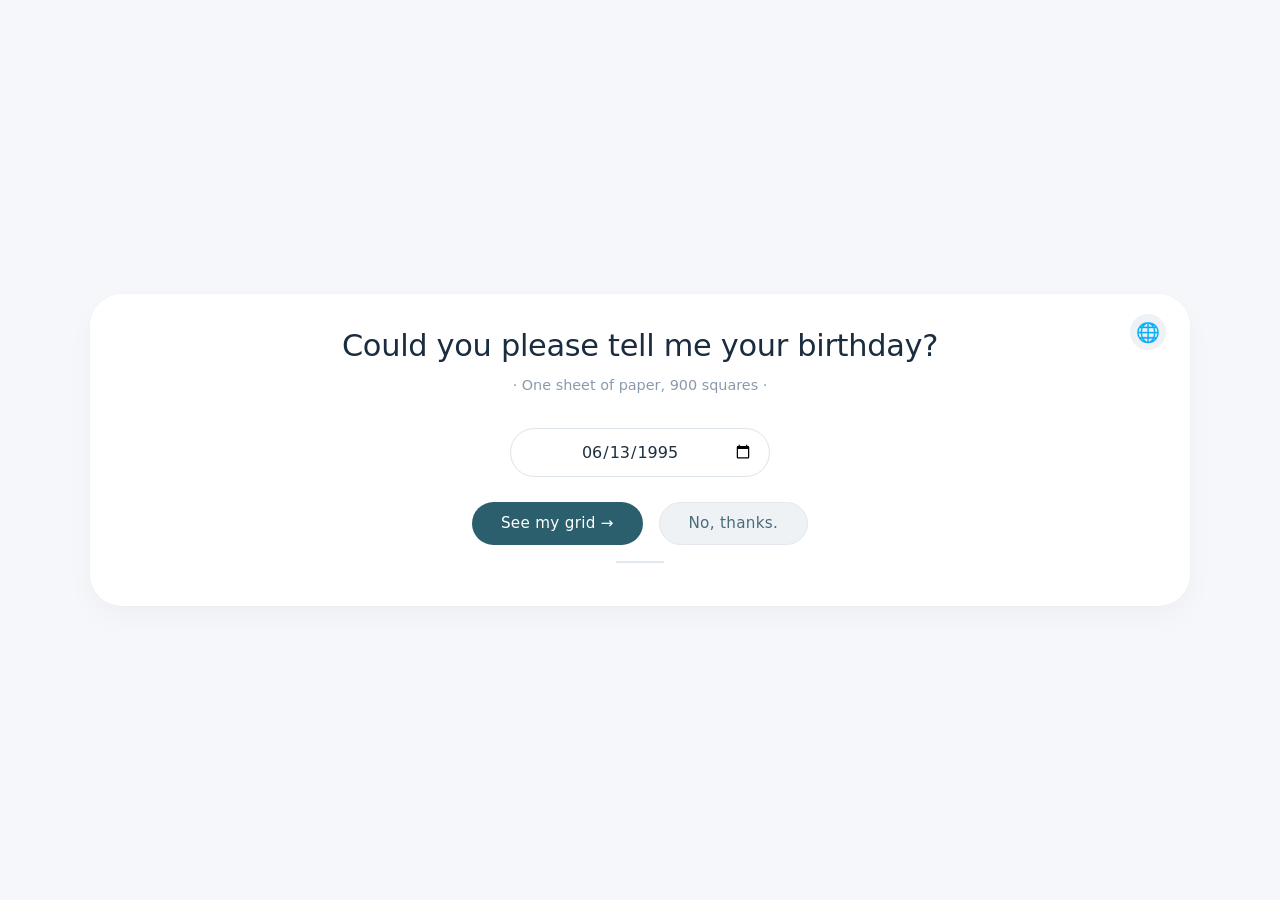
<file: index.html>
<!DOCTYPE html>
<html lang="en">
<head>
    <meta charset="UTF-8">
    <meta name="viewport" content="width=device-width, initial-scale=1.0, user-scalable=yes">
    <title>Life Grid · Start</title>
    <meta name="description" content="One sheet of paper, 900 squares: a simple reminder that a life is about 900 months. Enter your birthday and see how much of your grid is already filled.">
    <meta name="theme-color" content="#f5f7fb">
    <link rel="icon" href="favicon.svg" type="image/svg+xml">
    <link rel="stylesheet" href="css/common.css">
    <link rel="stylesheet" href="css/index.css">
</head>
<body>
<div class="container" id="appContainer">
    <button class="icon-btn lang-switch" id="langSwitchBtn" type="button"
            aria-label="Language / 语言" aria-haspopup="menu" aria-expanded="false">🌐</button>
    <div id="langMenu" class="lang-menu" role="menu" aria-label="Language" hidden>
        <button type="button" role="menuitemradio" data-lang="en" aria-checked="true">English</button>
        <button type="button" role="menuitemradio" data-lang="zh" aria-checked="false">中文</button>
    </div>
    <div class="title-section">
        <span class="title" id="titleText">Could you please tell me your birthday?</span>
        <div class="sub-note" id="subNoteText">· One sheet of paper, 900 squares ·</div>
    </div>
    <div class="input-section">
        <label class="sr-only" for="birthDate" id="birthDateLabel">Your birthday</label>
        <input class="date-input" id="birthDate" type="date" value="1995-06-13" autocomplete="bday">
        <div class="button-group">
            <input class="btn btn-primary" id="submitBtn" type="button" value="See my grid →">
            <input class="btn btn-secondary" id="skipBtn" type="button" value="No, thanks.">
        </div>
    </div>
    <div class="divider-light"></div>
</div>
<script src="js/common.js"></script>
<script src="js/index.js"></script>
</body>
</html>
</file>
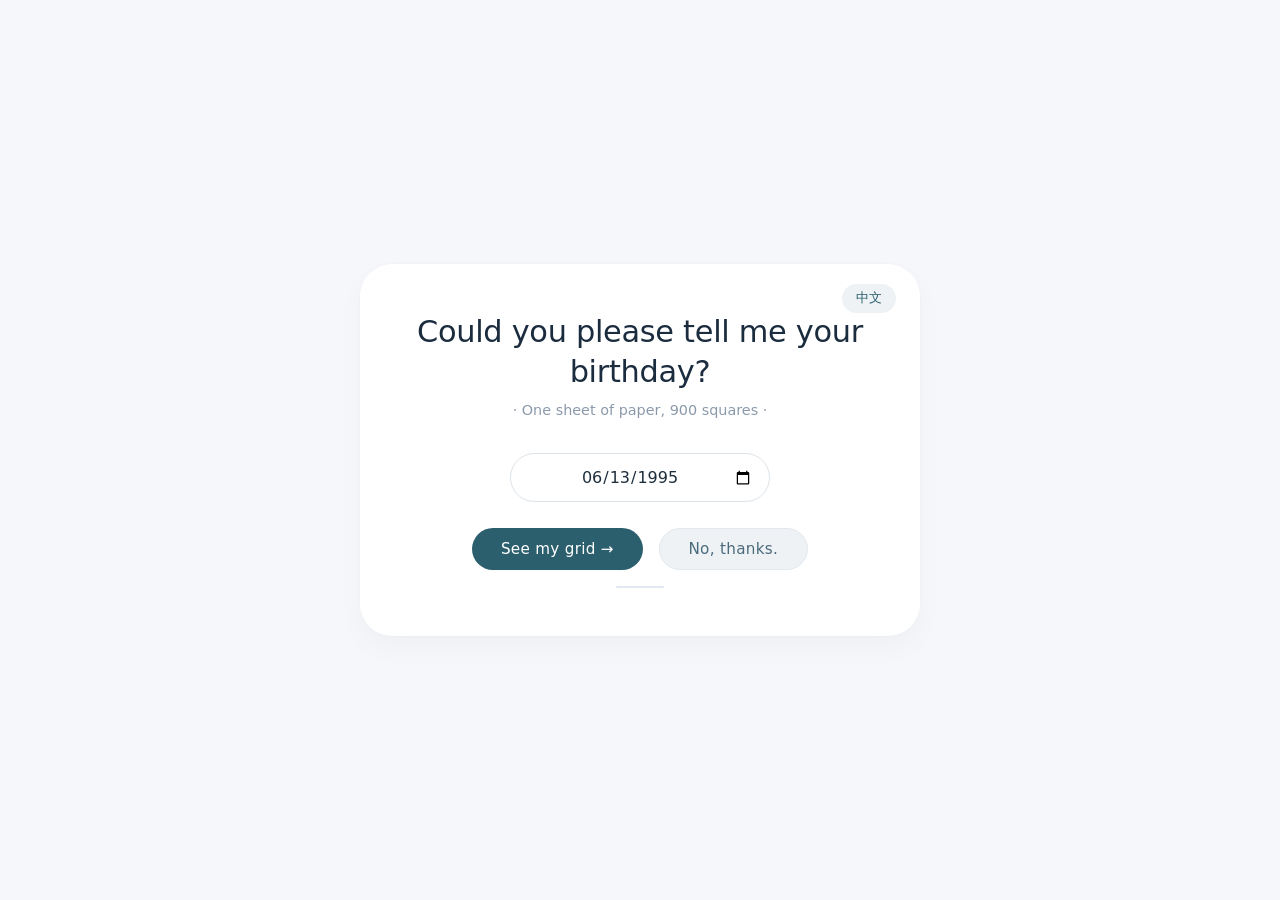
<file: test/index.html>
<!DOCTYPE html>
<html lang="en">

<head>
    <meta charset="UTF-8">
    <meta name="viewport" content="width=device-width, initial-scale=1.0, user-scalable=yes">
    <title>Life Grid · Start</title>
    <style>
        * {
            margin: 0;
            padding: 0;
            box-sizing: border-box;
            user-select: none;
        }

        body {
            background: #f5f7fb;
            font-family: system-ui, -apple-system, 'Segoe UI', 'Roboto', 'Noto Sans', sans-serif;
            min-height: 100vh;
            display: flex;
            align-items: center;
            justify-content: center;
            padding: 1.5rem;
            transition: background 0.3s;
        }

        /* 入场动画 */
        @keyframes fadeSlideUp {
            0% {
                opacity: 0;
                transform: translateY(24px) scale(0.98);
            }
            100% {
                opacity: 1;
                transform: translateY(0px) scale(1);
            }
        }

        /* 离场动画 */
        @keyframes fadeSlideDown {
            0% {
                opacity: 1;
                transform: translateY(0px) scale(1);
                pointer-events: none;
            }
            100% {
                opacity: 0;
                transform: translateY(30px) scale(0.96);
                pointer-events: none;
            }
        }

        .container {
            max-width: 560px;
            width: 100%;
            background: #ffffff;
            border-radius: 32px;
            box-shadow: 0 12px 28px rgba(0, 0, 0, 0.03), 0 0 0 1px rgba(0, 0, 0, 0.01);
            padding: 2.5rem 2rem 2.8rem;
            transition: all 0.2s ease;
            text-align: center;
            animation: fadeSlideUp 0.48s cubic-bezier(0.2, 0.9, 0.4, 1.1) forwards;
            position: relative;
        }

        .container.exit-animation {
            animation: fadeSlideDown 0.35s ease-in forwards;
        }

        /* 语言切换按钮 */
        .lang-switch {
            position: absolute;
            top: 20px;
            right: 24px;
            background: #eef2f5;
            border: none;
            padding: 6px 14px;
            border-radius: 40px;
            font-size: 0.8rem;
            cursor: pointer;
            color: #2c5f6e;
            font-weight: 500;
            transition: 0.2s;
            z-index: 10;
        }
        .lang-switch:hover {
            background: #e2e8ed;
            transform: translateY(-1px);
        }

        .title-section {
            width: 100%;
            text-align: center;
            margin-bottom: 2.2rem;
            margin-top: 0.5rem;
        }

        .title {
            display: block;
            font-size: 1.9rem;
            font-weight: 470;
            letter-spacing: -0.3px;
            color: #1a2c3e;
            line-height: 1.3;
        }

        .sub-note {
            font-size: 0.9rem;
            color: #8b9aab;
            margin-top: 0.7rem;
            font-weight: 400;
        }

        .input-section {
            width: 100%;
            text-align: center;
            display: flex;
            flex-direction: column;
            align-items: center;
            gap: 1.4rem;
            margin-top: 0.5rem;
        }

        .date-input {
            width: 100%;
            max-width: 260px;
            padding: 0.8rem 1rem;
            font-size: 1rem;
            font-family: inherit;
            border: 1px solid #dce3e9;
            border-radius: 48px;
            background-color: #ffffff;
            transition: 0.2s;
            text-align: center;
            color: #1e2f3d;
            outline: none;
        }

        .date-input:focus {
            border-color: #9aaebf;
            box-shadow: 0 0 0 2px rgba(90, 120, 140, 0.1);
        }

        .button-group {
            display: flex;
            flex-wrap: wrap;
            justify-content: center;
            gap: 1rem;
            width: 100%;
            margin-top: 0.2rem;
        }

        .btn {
            border: none;
            background: #f0f2f5;
            padding: 0.7rem 1.8rem;
            font-size: 0.95rem;
            font-weight: 500;
            border-radius: 60px;
            cursor: pointer;
            transition: 0.2s;
            font-family: inherit;
            color: #1f3a4b;
            letter-spacing: 0.3px;
        }

        .btn-primary {
            background-color: #2c5f6e;
            color: white;
            box-shadow: 0 1px 2px rgba(0, 0, 0, 0.02);
        }

        .btn-primary:hover {
            background-color: #1e4652;
            transform: translateY(-1px);
        }

        .btn-secondary {
            background-color: #eef2f5;
            color: #4b6a7c;
            border: 1px solid #e2e8ed;
        }

        .btn-secondary:hover {
            background-color: #e4e9ef;
        }

        .divider-light {
            width: 48px;
            height: 2px;
            background: #e2e8f0;
            margin: 1rem auto 0.2rem;
            border-radius: 2px;
        }

        /* 打印时隐藏语言切换按钮 */
        @media print {
            .lang-switch {
                display: none;
            }
        }
    </style>
</head>

<body>
<div class="container" id="appContainer">
    <button class="lang-switch" id="langSwitchBtn">中文</button>

    <div class="title-section">
        <span class="title" id="titleText">Could you please tell me your birthday?</span>
        <div class="sub-note" id="subNoteText">· One sheet of paper, 900 squares ·</div>
    </div>

    <div class="input-section">
        <input class="date-input" id="birthDate" type="date" value="1995-06-13" />
        <div class="button-group">
            <input class="btn btn-primary" id="submitBtn" type="button" value="See my grid →" />
            <input class="btn btn-secondary" id="skipBtn" type="button" value="No, thanks." />
        </div>
    </div>
    <div class="divider-light"></div>
</div>

<script>
    (function() {
        // ---------- 多语言文本库（可扩展） ----------
        const locales = {
            en: {
                title: "Could you please tell me your birthday?",
                subNote: "· One sheet of paper, 900 squares ·",
                submitBtn: "See my grid →",
                skipBtn: "No, thanks.",
                emptyBirthdayAlert: "🌸 Please enter your birthday to create your life grid.",
                invalidDateAlert: "📅 Invalid date. Please select a valid year/month/day."
            },
            zh: {
                title: "能告诉我你的生日吗？",
                subNote: "· 一张纸，九百格 ·",
                submitBtn: "查看我的人生格 →",
                skipBtn: "不了，谢谢",
                emptyBirthdayAlert: "🌸 请输入你的生日来创建你的人生格。",
                invalidDateAlert: "📅 日期无效，请选择有效的年月日。"
            }
        };

        let currentLang = 'en';
        const langSwitchBtn = document.getElementById('langSwitchBtn');

        // 获取需要动态更新的元素
        const titleEl = document.getElementById('titleText');
        const subNoteEl = document.getElementById('subNoteText');
        const submitBtn = document.getElementById('submitBtn');
        const skipBtn = document.getElementById('skipBtn');

        // 更新所有界面文本
        function updateUILanguage() {
            const t = locales[currentLang];
            titleEl.textContent = t.title;
            subNoteEl.textContent = t.subNote;
            submitBtn.value = t.submitBtn;
            skipBtn.value = t.skipBtn;
            langSwitchBtn.textContent = currentLang === 'en' ? '中文' : 'English';
        }

        function setLanguage(lang) {
            if (!locales[lang]) return;
            currentLang = lang;
            updateUILanguage();
            localStorage.setItem('lifeGridStartLang', lang);
        }

        function toggleLanguage() {
            const newLang = currentLang === 'en' ? 'zh' : 'en';
            setLanguage(newLang);
        }

        // ---------- 原有功能（保持不变，仅 alert 改用当前语言） ----------
        const dateInput = document.getElementById('birthDate');
        const container = document.getElementById('appContainer');
        let isTransitioning = false;

        function calculateMonthsLived(birthDateObj, today = new Date()) {
            if (!(birthDateObj instanceof Date) || isNaN(birthDateObj.getTime())) {
                return 0;
            }
            const birth = new Date(birthDateObj.getFullYear(), birthDateObj.getMonth(), birthDateObj.getDate());
            const now = new Date(today.getFullYear(), today.getMonth(), today.getDate());
            if (now < birth) return 0;
            let yearDiff = now.getFullYear() - birth.getFullYear();
            let monthDiff = now.getMonth() - birth.getMonth();
            let totalMonths = yearDiff * 12 + monthDiff;
            if (now.getDate() < birth.getDate()) totalMonths -= 1;
            if (totalMonths < 0) totalMonths = 0;
            const MAX_MONTHS = 900;
            if (totalMonths > MAX_MONTHS) totalMonths = MAX_MONTHS;
            return totalMonths;
        }

        function parseDateFromInput(dateString) {
            if (!dateString) return null;
            const parts = dateString.split('-');
            if (parts.length !== 3) return null;
            const year = parseInt(parts[0], 10);
            const month = parseInt(parts[1], 10) - 1;
            const day = parseInt(parts[2], 10);
            if (isNaN(year) || isNaN(month) || isNaN(day)) return null;
            return new Date(year, month, day);
        }

        function redirectWithExit(targetUrl) {
            if (isTransitioning) return;
            isTransitioning = true;
            container.classList.add('exit-animation');
            document.body.style.transition = 'background 0.2s';
            document.body.style.backgroundColor = '#f0f3f8';
            setTimeout(() => {
                window.location.href = targetUrl;
            }, 350);
        }

        function onSubmit() {
            if (isTransitioning) return;
            let rawDate = dateInput.value;
            if (!rawDate) {
                alert(locales[currentLang].emptyBirthdayAlert);
                return;
            }
            const birthDateObj = parseDateFromInput(rawDate);
            if (!birthDateObj) {
                alert(locales[currentLang].invalidDateAlert);
                return;
            }
            const today = new Date();
            const monthsLived = calculateMonthsLived(birthDateObj, today);
            const targetUrl = `./grid.html?monthsLived=${monthsLived}`;
            redirectWithExit(targetUrl);
        }

        function onSkip() {
            if (isTransitioning) return;
            const targetUrl = `./grid.html?monthsLived=-1`;
            redirectWithExit(targetUrl);
        }

        // 绑定事件
        const submitBtnEl = document.getElementById('submitBtn');
        const skipBtnEl = document.getElementById('skipBtn');
        if (submitBtnEl) submitBtnEl.addEventListener('click', onSubmit);
        if (skipBtnEl) skipBtnEl.addEventListener('click', onSkip);

        dateInput.addEventListener('keypress', function(event) {
            if (event.key === 'Enter') {
                event.preventDefault();
                onSubmit();
            }
        });

        window.addEventListener('pageshow', function() {
            isTransitioning = false;
            container.classList.remove('exit-animation');
            document.body.style.backgroundColor = '';
        });

        // 初始化语言
        const savedLang = localStorage.getItem('lifeGridStartLang');
        if (savedLang === 'zh') setLanguage('zh');
        else if (savedLang === 'en') setLanguage('en');
        else {
            const browserLang = navigator.language || navigator.userLanguage;
            if (browserLang.toLowerCase().startsWith('zh')) setLanguage('zh');
            else setLanguage('en');
        }

        // 语言切换按钮事件
        langSwitchBtn.addEventListener('click', toggleLanguage);
    })();
</script>
</body>

</html>
</file>
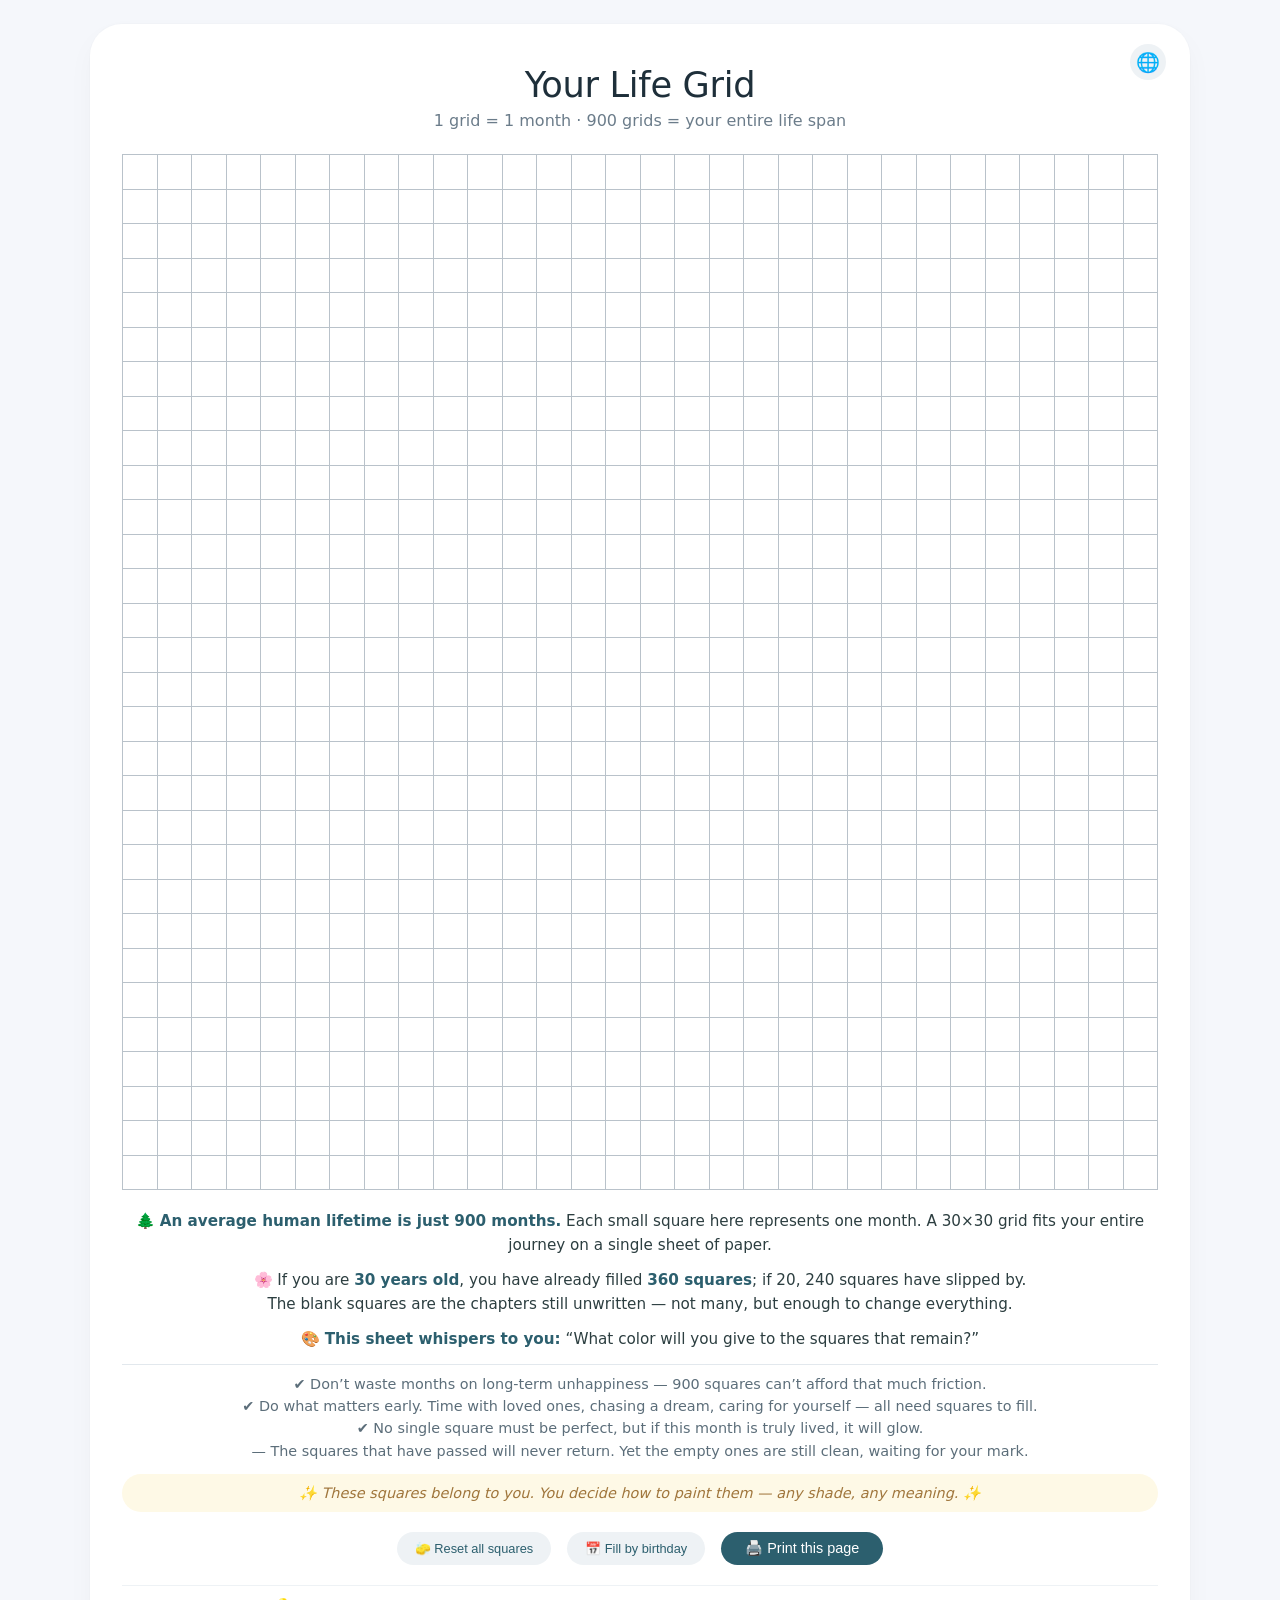
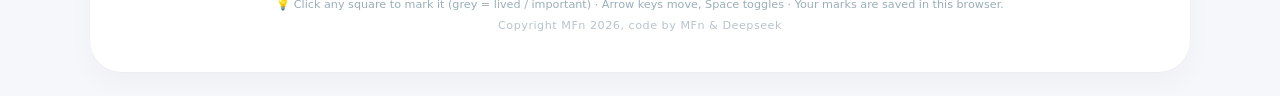
<file: grid.html>
<!DOCTYPE html>
<html lang="en">
<head>
    <meta charset="UTF-8">
    <meta name="viewport" content="width=device-width, initial-scale=1.0, user-scalable=yes">
    <title>Your Life Grid · 900 Months</title>
    <meta name="description" content="900 squares, one per month, on a single sheet of paper. Mark the months you have lived, print the grid, and decide what colour the blank squares deserve.">
    <meta name="theme-color" content="#f5f7fb">
    <link rel="icon" href="favicon.svg" type="image/svg+xml">
    <link rel="stylesheet" href="css/common.css">
    <link rel="stylesheet" href="css/grid.css">
</head>
<body>
<div class="container">
    <button class="icon-btn lang-switch" id="langSwitchBtn" type="button"
            aria-label="Language / 语言" aria-haspopup="menu" aria-expanded="false">🌐</button>
    <div id="langMenu" class="lang-menu" role="menu" aria-label="Language" hidden>
        <button type="button" role="menuitemradio" data-lang="en" aria-checked="true">English</button>
        <button type="button" role="menuitemradio" data-lang="zh" aria-checked="false">中文</button>
    </div>
    <div class="title-section">
        <span class="title" id="titleText">Your Life Grid</span>
        <span class="subtitle" id="subtitleText">1 grid = 1 month · 900 grids = your entire life span</span>
    </div>
    <div id="gridContainer" class="grid-container" role="group" aria-label="Your life grid"></div>
    <div class="message-box" id="messageBox"></div>
    <div class="screen-tools">
        <button class="screen-btn" id="resetColorsBtn" type="button">🧽 Reset all squares</button>
        <button class="screen-btn" id="fillByBirthdayBtn" type="button" aria-expanded="false" aria-controls="fillPanel">📅 Fill by birthday</button>
        <button class="print-btn" id="printBtn" type="button">🖨️ Print this page</button>
    </div>
    <div class="fill-panel" id="fillPanel" hidden>
        <label class="sr-only" for="fillBirthDate" id="fillBirthdayLabel">Your birthday</label>
        <input class="fill-input" id="fillBirthDate" type="date" autocomplete="bday">
        <button class="screen-btn" id="fillConfirmBtn" type="button">Fill</button>
        <button class="screen-btn" id="fillCancelBtn" type="button">Cancel</button>
    </div>
    <p class="sr-only" id="statusRegion" role="status" aria-live="polite"></p>
    <div class="footer-note" id="footerNote">💡 Click any square to mark it (grey = lived / important) · Print as A4 — everything fits on one sheet.</div>
    <div class="author-info" id="authorInfo">Copyright MFn 2026, code by MFn & Deepseek</div>
    <div class="watermark" id="watermarkText">Your Life Grid</div>
</div>
<script src="js/common.js"></script>
<script src="js/grid.js"></script>
</body>
</html>
</file>
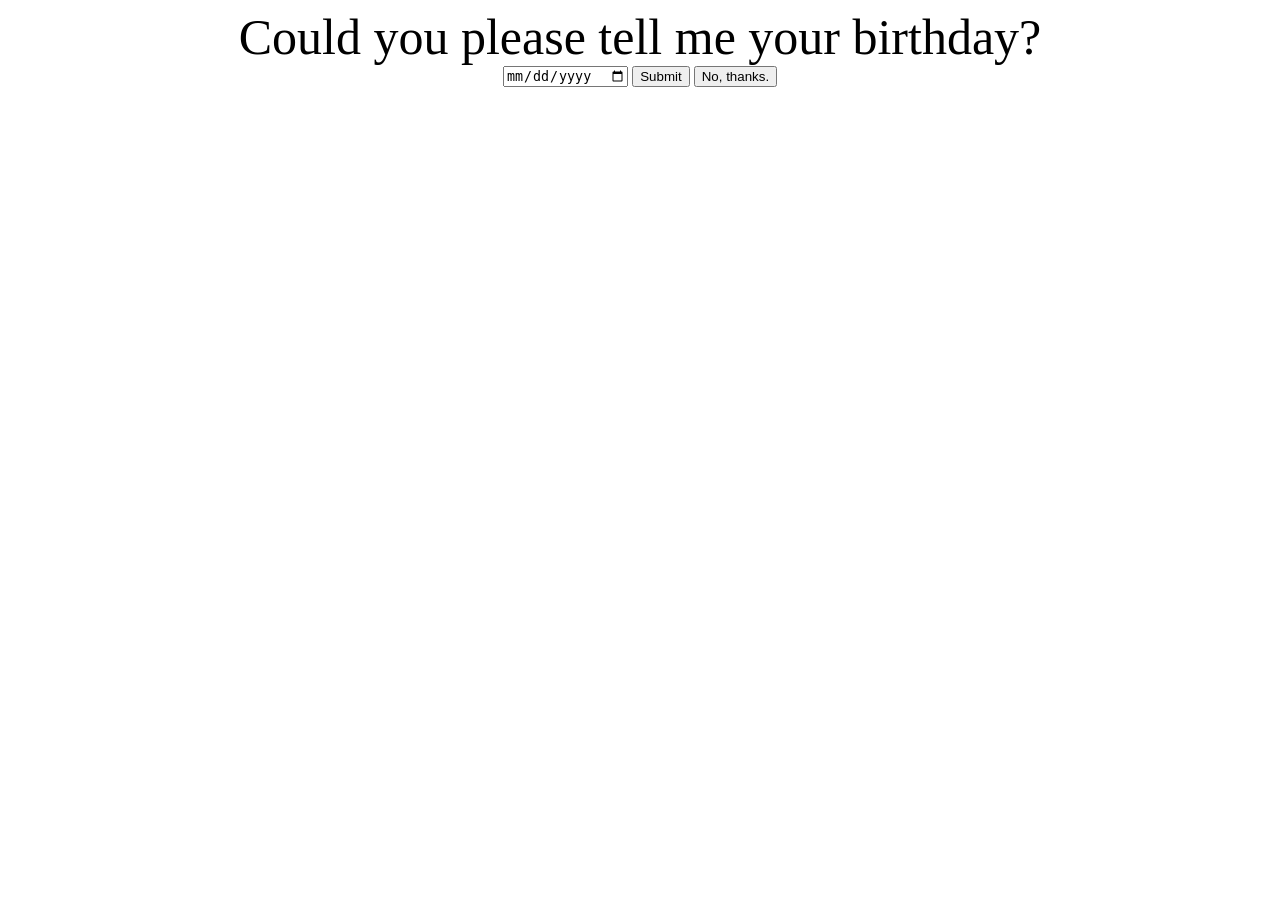
<file: test/carbonbasedhumanfailed.html>
<!DOCTYPE html>
<html lang="zh-hans">

<head>
    <meta charset="UTF-8">
    <meta name="viewport" content="width=device-width, initial-scale=1.0">
    <title>Your Life Grid</title>
    <style>
        .title-section {
            width: 100%;
            text-align: center;
        }

        span.title {
            display: block;
            font-size: 50px;
        }
        
        .input-section {
            width: 100%;
            text-align: center;
        }
        
    </style>
</head>

<body>
    <div class="container">
        <div class="title-section">
            <span class="title">Could you please tell me your birthday?</span>
        </div>
        <div class="input-section">
            <input class="date" id="date" type="date" />
            <input class="button" id="dateSubmit" type="button" value="Submit" />
            <input class="button" id="redirect" type="button" value="No, thanks." />
        </div>

    </div>

</body>

</html>
</file>
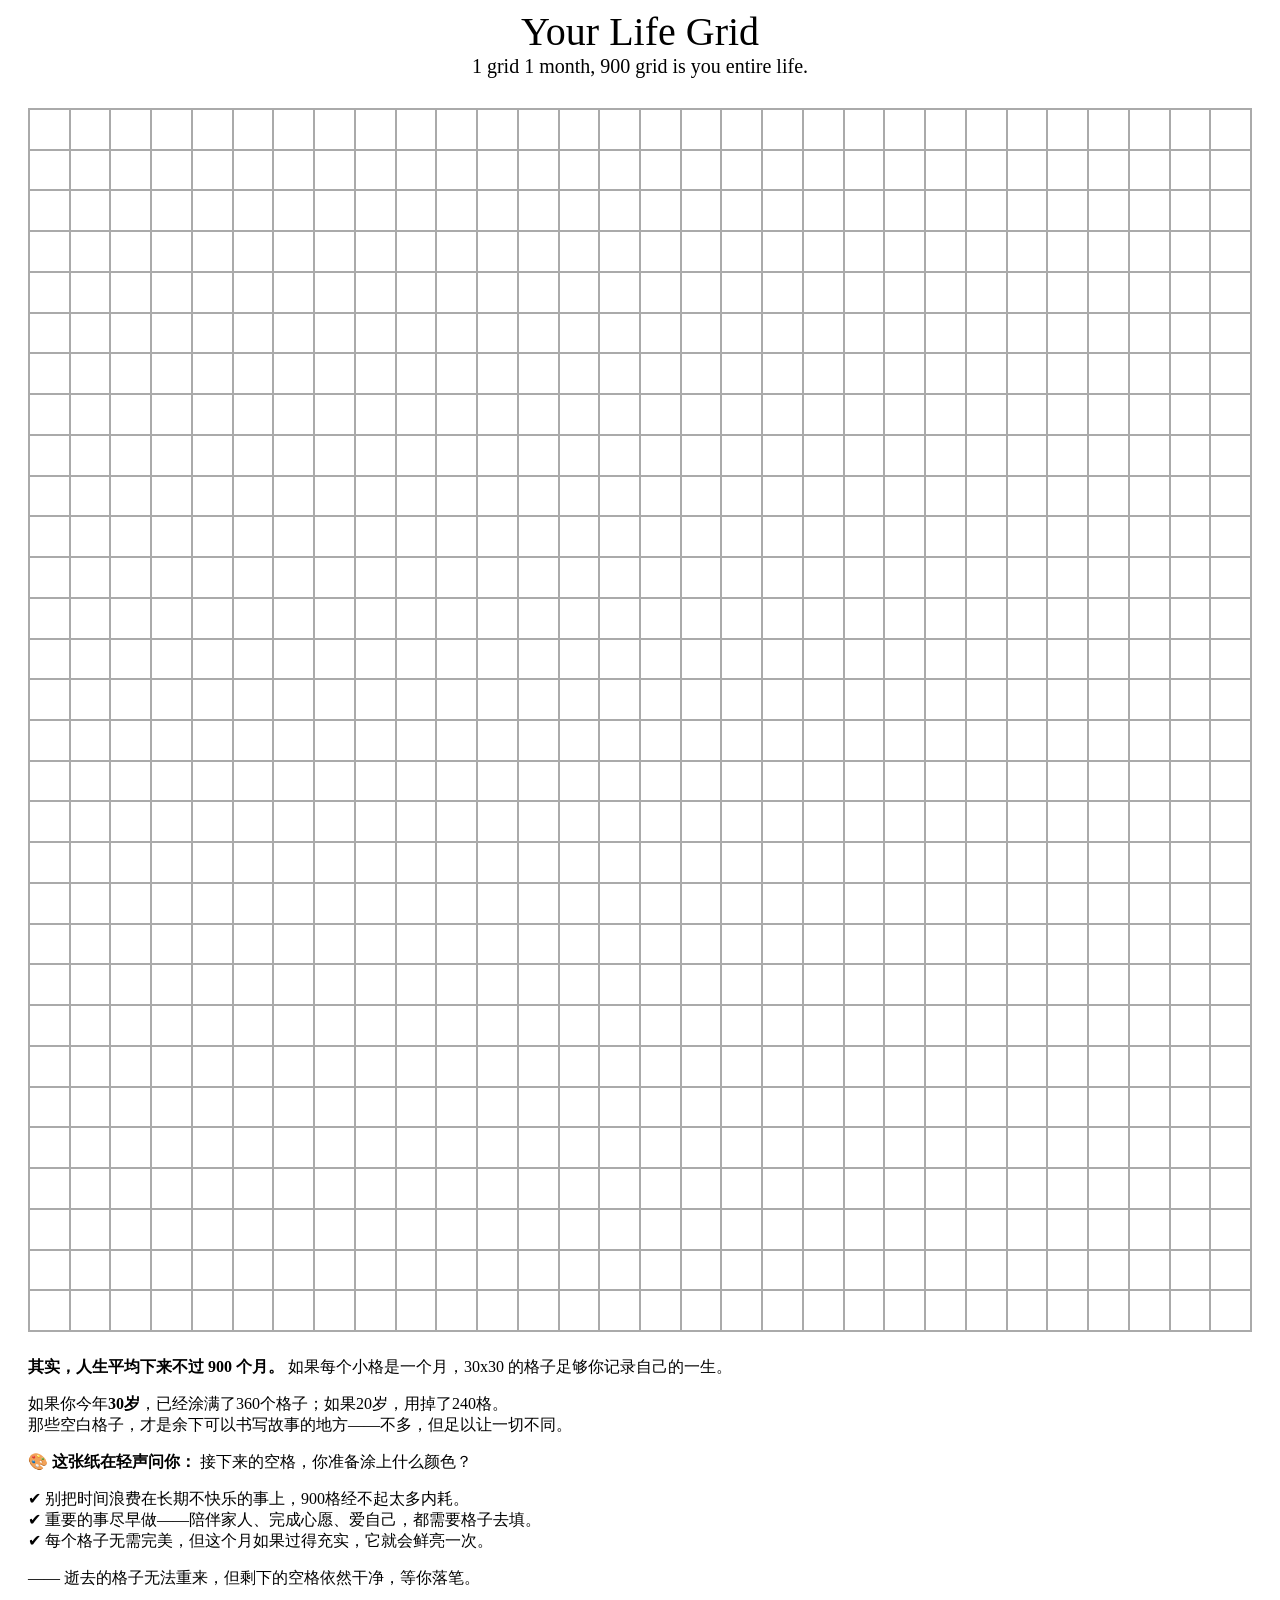
<file: test/carbonbasedhumanfailedgrid.html>
<!DOCTYPE html>
<html lang="zh-hans">

<head>
    <meta charset="UTF-8">
    <meta name="viewport" content="width=device-width, initial-scale=1.0">
    <title>Your Life Grid</title>
    <style>
        :root {
            --grid-line-width: 2px;
            --grid-line-color: #aaa;
        }

        .container {
            /* border: solid 5px #ccc;
            border-radius: 10px; */
            margin: 0 10px 10px 10px;
        }

        /* title section */
        .title-section {
            display: block;
            width: 100%;
            text-align: center;
            margin: 0;
            padding: 0 0 20px 0;
        }

        span.title {
            display: block;
            font-size: 40px;
        }

        span.subtitle {
            font-size: 20px;
        }

        /* Grid */
        .grid-container {
            display: grid;
            grid-template-columns: repeat(30, 1fr);
            border-top: var(--grid-line-width) solid var(--grid-line-color);
            border-left: var(--grid-line-width) solid var(--grid-line-color);
            margin: 10px 10px 25px 10px;
            background: white;
        }

        .cell {
            aspect-ratio: 1 / 1;
            border-right: var(--grid-line-width) solid var(--grid-line-color);
            border-bottom: var(--grid-line-width) solid var(--grid-line-color);
            transition: background 0.1s;
            background-color: white;
        }

        .cell:hover {
            background-color: #e2e4e8;
        }

        /* Message box */

        .message-box {
            margin: 0 10px 0 10px;
        }
    </style>
</head>

<body>
    <div class="container">
        <div class="title-section">
            <span class="title">Your Life Grid</span>
            <span class="subtitle">1 grid 1 month, 900 grid is you entire life.</span>
        </div>


        <div id="gridContainer" class="grid-container"></div>

        <div class="message-box">
            <p><strong>其实，人生平均下来不过 900 个月。</strong> 如果每个小格是一个月，30x30 的格子足够你记录自己的一生。</p>
            <p></p>如果你今年<strong>30岁</strong>，已经涂满了360个格子；如果20岁，用掉了240格。<br>
                那些空白格子，才是余下可以书写故事的地方——不多，但足以让一切不同。</p>
            <p>🎨 <strong>这张纸在轻声问你：</strong> 接下来的空格，你准备涂上什么颜色？</p>
            <p class="gray-quote">✔ 别把时间浪费在长期不快乐的事上，900格经不起太多内耗。<br>
                ✔ 重要的事尽早做——陪伴家人、完成心愿、爱自己，都需要格子去填。<br>
                ✔ 每个格子无需完美，但这个月如果过得充实，它就会鲜亮一次。</p>
            <p>—— 逝去的格子无法重来，但剩下的空格依然干净，等你落笔。</p>
        </div>
    </div>

    <script>
        const gridContainer = document.getElementById('gridContainer');
        const totalMonths = 900;

        function buildGrid() {
            gridContainer.innerHTML = '';
            for (i = 0; i < totalMonths; i++) {
                let cell = document.createElement('div');

                cell.className = 'cell';
                cell.setAttribute('data-month', i + 1);
                cell.title = `Month #${i + 1}`;

                gridContainer.appendChild(cell);
            }
        }

        buildGrid();

    </script>
</body>

</html>
</file>
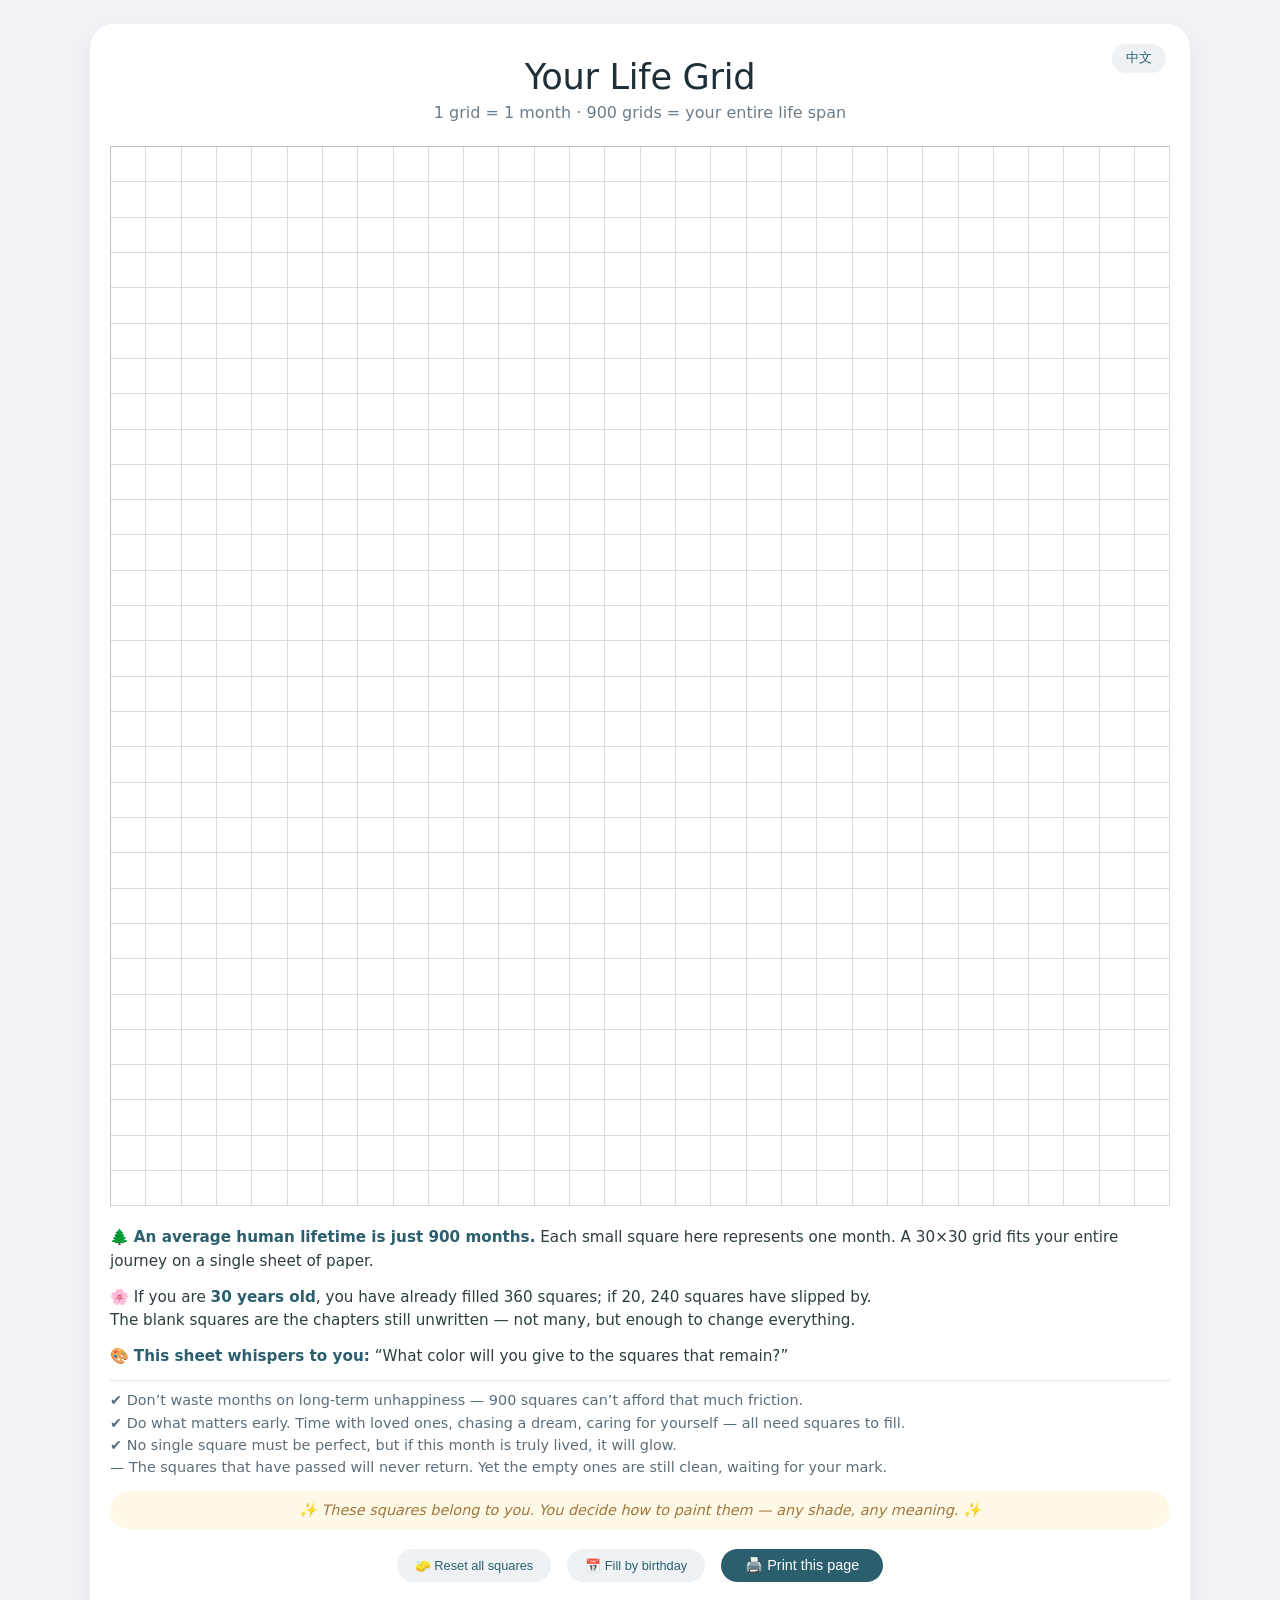
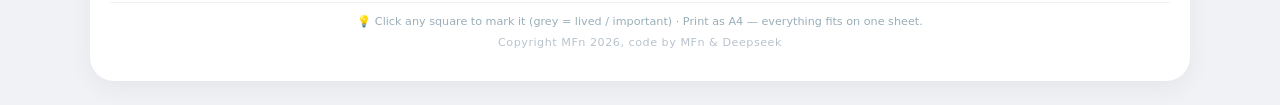
<file: test/grid.html>
<!DOCTYPE html>
<html lang="en">

<head>
    <meta charset="UTF-8">
    <meta name="viewport" content="width=device-width, initial-scale=1.0, user-scalable=yes">
    <title>Your Life Grid · 900 Months</title>
    <style>
        * {
            margin: 0;
            padding: 0;
            box-sizing: border-box;
        }

        /* 屏幕样式 */
        body {
            background: #f0f2f5;
            font-family: system-ui, -apple-system, 'Segoe UI', 'Roboto', 'Noto Sans', sans-serif;
            padding: 24px 20px;
            display: flex;
            justify-content: center;
        }

        .container {
            max-width: 1100px;
            width: 100%;
            background: white;
            border-radius: 24px;
            box-shadow: 0 8px 24px rgba(0, 0, 0, 0.05);
            padding: 24px 20px 32px 20px;
            animation: fadeSlideUp 0.5s cubic-bezier(0.2, 0.9, 0.4, 1.1) forwards;
            position: relative;
        }

        @keyframes fadeSlideUp {
            0% {
                opacity: 0;
                transform: translateY(18px);
            }
            100% {
                opacity: 1;
                transform: translateY(0);
            }
        }

        /* 语言切换按钮样式 */
        .lang-switch {
            position: absolute;
            top: 20px;
            right: 24px;
            background: #eef2f5;
            border: none;
            padding: 6px 14px;
            border-radius: 40px;
            font-size: 0.8rem;
            cursor: pointer;
            color: #2c5f6e;
            font-weight: 500;
            transition: 0.2s;
        }
        .lang-switch:hover {
            background: #e2e8ed;
            transform: translateY(-1px);
        }

        .title-section {
            text-align: center;
            margin-bottom: 24px;
            margin-top: 8px;
        }

        .title {
            display: block;
            font-size: 2.2rem;
            font-weight: 500;
            letter-spacing: -0.3px;
            color: #1e2f3a;
        }

        .subtitle {
            font-size: 1rem;
            color: #6b7c8a;
            margin-top: 6px;
            display: block;
        }

        .grid-container {
            display: grid;
            grid-template-columns: repeat(30, 1fr);
            border-top: 1px solid #b9c2ca;
            border-left: 1px solid #b9c2ca;
            margin: 16px 0 20px 0;
            background: white;
        }

        .cell {
            aspect-ratio: 1 / 1;
            border-right: 1px solid #d4dce2;
            border-bottom: 1px solid #d4dce2;
            transition: background 0.1s ease, transform 0.1s ease;
            background-color: white;
            cursor: pointer;
        }

        .cell.lived {
            background-color: #d9e0e5;
        }

        .cell:hover {
            background-color: #eef2f5;
            transform: scale(0.98);
        }

        .message-box {
            margin-top: 8px;
            line-height: 1.55;
            color: #2c3e40;
            font-size: 0.95rem;
        }

        .message-box p {
            margin-bottom: 12px;
        }

        .message-box strong {
            color: #2c5f6e;
        }

        .gray-quote {
            margin-top: 8px;
            padding-top: 8px;
            border-top: 1px solid #e2e8ed;
            font-size: 0.9rem;
            color: #5c6e7a;
        }

        .personal-note {
            margin-top: 12px;
            font-style: italic;
            background: #fef9e6;
            padding: 8px 12px;
            border-radius: 20px;
            font-size: 0.9rem;
            color: #a0763c;
            text-align: center;
        }

        .footer-note {
            text-align: center;
            font-size: 0.7rem;
            color: #9aaeb9;
            margin-top: 20px;
            border-top: 1px solid #eef2f5;
            padding-top: 12px;
        }

        .author-info {
            text-align: center;
            font-size: 0.7rem;
            color: #b9c3cc;
            margin-top: 8px;
            letter-spacing: 0.5px;
        }

        .watermark {
            display: none;
        }

        .screen-tools {
            display: flex;
            justify-content: center;
            gap: 16px;
            margin-top: 20px;
            flex-wrap: wrap;
        }

        .screen-btn {
            background: #eef2f5;
            border: none;
            padding: 6px 18px;
            border-radius: 60px;
            font-size: 0.8rem;
            cursor: pointer;
            color: #2c5f6e;
            font-weight: 500;
            transition: 0.2s;
        }

        .screen-btn:hover {
            background: #e2e8ed;
            transform: translateY(-1px);
        }

        .print-btn {
            background: #2c5f6e;
            color: white;
            border: none;
            padding: 8px 24px;
            border-radius: 60px;
            font-size: 0.9rem;
            font-weight: 500;
            cursor: pointer;
            transition: 0.2s;
        }

        .print-btn:hover {
            background: #1e4652;
            transform: translateY(-1px);
        }

        .print-clicked {
            animation: pulse 0.3s ease-in-out;
        }

        @keyframes pulse {
            0% { transform: scale(1); }
            50% { transform: scale(1.08); background-color: #1e4652; }
            100% { transform: scale(1); }
        }

        /* ========== 打印样式 ========== */
        @media print {
            body {
                background: white;
                padding: 0;
                margin: 0;
            }

            .container {
                max-width: 100%;
                margin: 0;
                padding: 0.2in 0.15in 0.1in 0.15in;
                box-shadow: none;
                border-radius: 0;
                animation: none;
                position: relative;
            }

            .lang-switch, .screen-tools, .footer-note, .author-info {
                display: none;
            }

            .watermark {
                display: block;
                position: absolute;
                bottom: 8px;
                right: 12px;
                font-size: 11px;
                color: rgba(100, 100, 120, 0.2);
                font-family: monospace;
                transform: rotate(-12deg);
                pointer-events: none;
                z-index: 999;
                white-space: nowrap;
                font-weight: normal;
                letter-spacing: 1px;
            }

            .title-section {
                margin-bottom: 16px !important;
            }

            .cell.lived {
                background-color: #d9e0e5 !important;
                -webkit-print-color-adjust: exact;
                print-color-adjust: exact;
            }

            .cell {
                border-right: 0.5px solid #aaa;
                border-bottom: 0.5px solid #aaa;
            }

            .grid-container {
                border-top: 0.5px solid #aaa;
                border-left: 0.5px solid #aaa;
                margin: 8px 0 12px 0;
            }

            .message-box {
                font-size: 9.5pt;
                line-height: 1.4;
                margin-top: 4px;
            }

            .message-box p {
                margin-bottom: 6px;
            }

            .gray-quote {
                font-size: 9pt;
                margin-top: 4px;
                padding-top: 4px;
            }

            .personal-note {
                font-size: 9pt;
                background: none;
                padding: 4px 0;
                border: none;
                color: #555;
            }

            .title {
                font-size: 20pt;
            }

            .subtitle {
                font-size: 10pt;
            }

            .container, .grid-container, .message-box {
                break-inside: avoid;
                page-break-inside: avoid;
            }

            @page {
                size: A4;
                margin: 0.3in 0.25in;
            }

            body, .container {
                height: auto;
                page-break-after: avoid;
                page-break-before: avoid;
            }
        }
    </style>
</head>

<body>
<div class="container">
    <button class="lang-switch" id="langSwitchBtn">中文</button>

    <div class="title-section">
        <span class="title" id="titleText">Your Life Grid</span>
        <span class="subtitle" id="subtitleText">1 grid = 1 month · 900 grids = your entire life span</span>
    </div>

    <div id="gridContainer" class="grid-container"></div>

    <div class="message-box" id="messageBox">
        <!-- 动态填充内容 -->
    </div>

    <div class="screen-tools">
        <button class="screen-btn" id="resetColorsBtn">🧽 Reset all squares</button>
        <button class="screen-btn" id="fillByBirthdayBtn">📅 Fill by birthday</button>
        <button class="print-btn" id="printBtn">🖨️ Print this page</button>
    </div>
    <div class="footer-note" id="footerNote">
        💡 Click any square to mark it (grey = lived / important) · Print as A4 — everything fits on one sheet.
    </div>
    <div class="author-info" id="authorInfo">
        Copyright MFn 2026, code by MFn & Deepseek
    </div>

    <div class="watermark" id="watermarkText">Your Life Grid</div>
</div>

<script>
    (function() {
        // ---------- 多语言文本库（可扩展） ----------
        const locales = {
            en: {
                title: "Your Life Grid",
                subtitle: "1 grid = 1 month · 900 grids = your entire life span",
                msgPara1: "🌲 <strong>An average human lifetime is just 900 months.</strong> Each small square here represents one month. A 30×30 grid fits your entire journey on a single sheet of paper.",
                msgPara2: "🌸 If you are <strong>30 years old</strong>, you have already filled 360 squares; if 20, 240 squares have slipped by.<br>The blank squares are the chapters still unwritten — not many, but enough to change everything.",
                msgPara3: "🎨 <strong>This sheet whispers to you:</strong> “What color will you give to the squares that remain?”",
                quote: "✔ Don’t waste months on long‑term unhappiness — 900 squares can’t afford that much friction.<br>✔ Do what matters early. Time with loved ones, chasing a dream, caring for yourself — all need squares to fill.<br>✔ No single square must be perfect, but if this month is truly lived, it will glow.<br>— The squares that have passed will never return. Yet the empty ones are still clean, waiting for your mark.",
                personalNote: "✨ These squares belong to you. You decide how to paint them — any shade, any meaning. ✨",
                resetBtn: "🧽 Reset all squares",
                fillBtn: "📅 Fill by birthday",
                printBtn: "🖨️ Print this page",
                footerNote: "💡 Click any square to mark it (grey = lived / important) · Print as A4 — everything fits on one sheet.",
                authorInfo: "Copyright MFn 2026, code by MFn & Deepseek",
                watermark: "Your Life Grid",
                promptBirthday: "Enter your birth date (YYYY-MM-DD):",
                invalidDate: "Invalid date format. Please use YYYY-MM-DD (e.g., 1995-06-13).",
                filledMsg: (months) => `Filled ${months} squares based on your birthday.\nRemaining empty squares: ${900 - months}`
            },
            zh: {
                title: "人生格",
                subtitle: "1 格 = 1 个月 · 900 格 = 你的整个生命跨度",
                msgPara1: "🌲 <strong>人的平均寿命只有 900 个月。</strong> 每个小格代表一个月，一张 30×30 的方格纸就能装下你的一生。",
                msgPara2: "🌸 如果你 <strong>30 岁</strong>，你已经涂满了 360 格；如果 20 岁，240 格已悄然流逝。<br>剩下的空白格子，是尚未书写的章节——不算多，却足以改变一切。",
                msgPara3: "🎨 <strong>这张纸轻声问你：</strong> “剩下的空格，你准备涂上什么颜色？”",
                quote: "✔ 别把时间浪费在长期不快乐的事上——900 格经不起太多内耗。<br>✔ 重要的事尽早做：陪伴家人、追逐梦想、照顾自己，都需要格子来填。<br>✔ 每个格子不必完美，但只要这个月真正活过，它就会发光。<br>—— 逝去的格子无法重来，但空白的格子依然干净，等你落笔。",
                personalNote: "✨ 这些格子属于你。你想涂成什么样子、什么颜色，都由你决定。 ✨",
                resetBtn: "🧽 重置所有格子",
                fillBtn: "📅 根据生日填充",
                printBtn: "🖨️ 打印本页",
                footerNote: "💡 点击任意格子可标记（灰色 = 已度过 / 重要）· 打印为 A4 — 所有内容刚好一页",
                authorInfo: "版权所有 MFn 2026，代码：MFn & Deepseek",
                watermark: "人生格",
                promptBirthday: "请输入你的出生日期 (YYYY-MM-DD)：",
                invalidDate: "日期格式无效，请使用 YYYY-MM-DD（例如 1995-06-13）。",
                filledMsg: (months) => `已根据生日填充 ${months} 个格子。\n剩余空白格子：${900 - months}`
            }
        };

        let currentLang = 'en';   // 当前语言
        const langSwitchBtn = document.getElementById('langSwitchBtn');

        // 获取需要更新的元素
        const titleEl = document.getElementById('titleText');
        const subtitleEl = document.getElementById('subtitleText');
        const messageBox = document.getElementById('messageBox');
        const resetBtn = document.getElementById('resetColorsBtn');
        const fillBirthdayBtn = document.getElementById('fillByBirthdayBtn');
        const printBtn = document.getElementById('printBtn');
        const footerNoteEl = document.getElementById('footerNote');
        const authorInfoEl = document.getElementById('authorInfo');
        const watermarkEl = document.getElementById('watermarkText');

        // 更新所有文本
        function updateUILanguage() {
            const t = locales[currentLang];
            titleEl.textContent = t.title;
            subtitleEl.textContent = t.subtitle;
            // 重建 message-box 内容
            messageBox.innerHTML = `
                <p>${t.msgPara1}</p>
                <p>${t.msgPara2}</p>
                <p>${t.msgPara3}</p>
                <div class="gray-quote">${t.quote}</div>
                <div class="personal-note">${t.personalNote}</div>
            `;
            resetBtn.textContent = t.resetBtn;
            fillBirthdayBtn.textContent = t.fillBtn;
            printBtn.textContent = t.printBtn;
            footerNoteEl.textContent = t.footerNote;
            authorInfoEl.textContent = t.authorInfo;
            watermarkEl.textContent = t.watermark;
            // 切换按钮文字
            langSwitchBtn.textContent = currentLang === 'en' ? '中文' : 'English';
        }

        // 切换语言
        function setLanguage(lang) {
            if (!locales[lang]) return;
            currentLang = lang;
            updateUILanguage();
            localStorage.setItem('lifeGridLang', lang);
        }

        function toggleLanguage() {
            const newLang = currentLang === 'en' ? 'zh' : 'en';
            setLanguage(newLang);
        }

        // ---------- 原有核心功能（不变） ----------
        const TOTAL_MONTHS = 900;
        const gridContainer = document.getElementById('gridContainer');
        let cells = [];

        function getMonthsLivedFromURL() {
            const params = new URLSearchParams(window.location.search);
            const val = params.get('monthsLived');
            if (val === null) return -1;
            const num = parseInt(val, 10);
            if (isNaN(num)) return -1;
            return num;
        }

        function calculateMonthsLived(birthDateObj, today = new Date()) {
            if (!(birthDateObj instanceof Date) || isNaN(birthDateObj.getTime())) return 0;
            const birth = new Date(birthDateObj.getFullYear(), birthDateObj.getMonth(), birthDateObj.getDate());
            const now = new Date(today.getFullYear(), today.getMonth(), today.getDate());
            if (now < birth) return 0;
            let yearDiff = now.getFullYear() - birth.getFullYear();
            let monthDiff = now.getMonth() - birth.getMonth();
            let totalMonths = yearDiff * 12 + monthDiff;
            if (now.getDate() < birth.getDate()) totalMonths -= 1;
            if (totalMonths < 0) totalMonths = 0;
            return Math.min(totalMonths, TOTAL_MONTHS);
        }

        function parseDateFromInput(dateString) {
            if (!dateString) return null;
            const parts = dateString.split('-');
            if (parts.length !== 3) return null;
            const year = parseInt(parts[0], 10);
            const month = parseInt(parts[1], 10) - 1;
            const day = parseInt(parts[2], 10);
            if (isNaN(year) || isNaN(month) || isNaN(day)) return null;
            return new Date(year, month, day);
        }

        function buildGrid() {
            gridContainer.innerHTML = '';
            const fragment = document.createDocumentFragment();
            for (let i = 0; i < TOTAL_MONTHS; i++) {
                const cell = document.createElement('div');
                cell.className = 'cell';
                cell.setAttribute('data-month', i + 1);
                cell.title = `Month ${i + 1}`;
                fragment.appendChild(cell);
            }
            gridContainer.appendChild(fragment);
            cells = Array.from(document.querySelectorAll('.cell'));
        }

        function fillCells(startIdx, endIdx, addClass = true) {
            for (let i = startIdx; i < endIdx && i < TOTAL_MONTHS; i++) {
                if (addClass) cells[i].classList.add('lived');
                else cells[i].classList.remove('lived');
            }
        }

        function resetAllColors() {
            cells.forEach(cell => cell.classList.remove('lived'));
        }

        function fillByBirthday() {
            const t = locales[currentLang];
            let birthdayStr = prompt(t.promptBirthday, '1990-01-01');
            if (!birthdayStr) return;
            const birthDate = parseDateFromInput(birthdayStr);
            if (!birthDate) {
                alert(t.invalidDate);
                return;
            }
            const monthsLived = calculateMonthsLived(birthDate);
            resetAllColors();
            fillCells(0, monthsLived, true);
            alert(t.filledMsg(monthsLived));
        }

        function bindClickToCells() {
            cells.forEach(cell => {
                cell.addEventListener('click', (e) => {
                    e.stopPropagation();
                    cell.classList.toggle('lived');
                });
            });
        }

        function addPrintAnimation() {
            if (printBtn) {
                printBtn.addEventListener('click', function(e) {
                    this.classList.add('print-clicked');
                    setTimeout(() => this.classList.remove('print-clicked'), 300);
                    setTimeout(() => window.print(), 50);
                });
            }
        }

        // ---------- 初始化 ----------
        function init() {
            buildGrid();
            bindClickToCells();

            // 读取保存的语言设置
            const savedLang = localStorage.getItem('lifeGridLang');
            if (savedLang === 'zh') setLanguage('zh');
            else if (savedLang === 'en') setLanguage('en');
            else {
                // 根据浏览器语言自动选择
                const browserLang = navigator.language || navigator.userLanguage;
                if (browserLang.toLowerCase().startsWith('zh')) setLanguage('zh');
                else setLanguage('en');
            }

            // URL 参数填充
            const initialMonths = getMonthsLivedFromURL();
            if (initialMonths !== -1 && !isNaN(initialMonths) && initialMonths > 0) {
                const monthsToFill = Math.min(initialMonths, TOTAL_MONTHS);
                fillCells(0, monthsToFill, true);
            }

            // 事件绑定
            const resetBtnEl = document.getElementById('resetColorsBtn');
            const fillBirthdayBtnEl = document.getElementById('fillByBirthdayBtn');
            if (resetBtnEl) resetBtnEl.addEventListener('click', resetAllColors);
            if (fillBirthdayBtnEl) fillBirthdayBtnEl.addEventListener('click', fillByBirthday);
            addPrintAnimation();
            langSwitchBtn.addEventListener('click', toggleLanguage);
        }

        init();
    })();
</script>
</body>

</html>
</file>
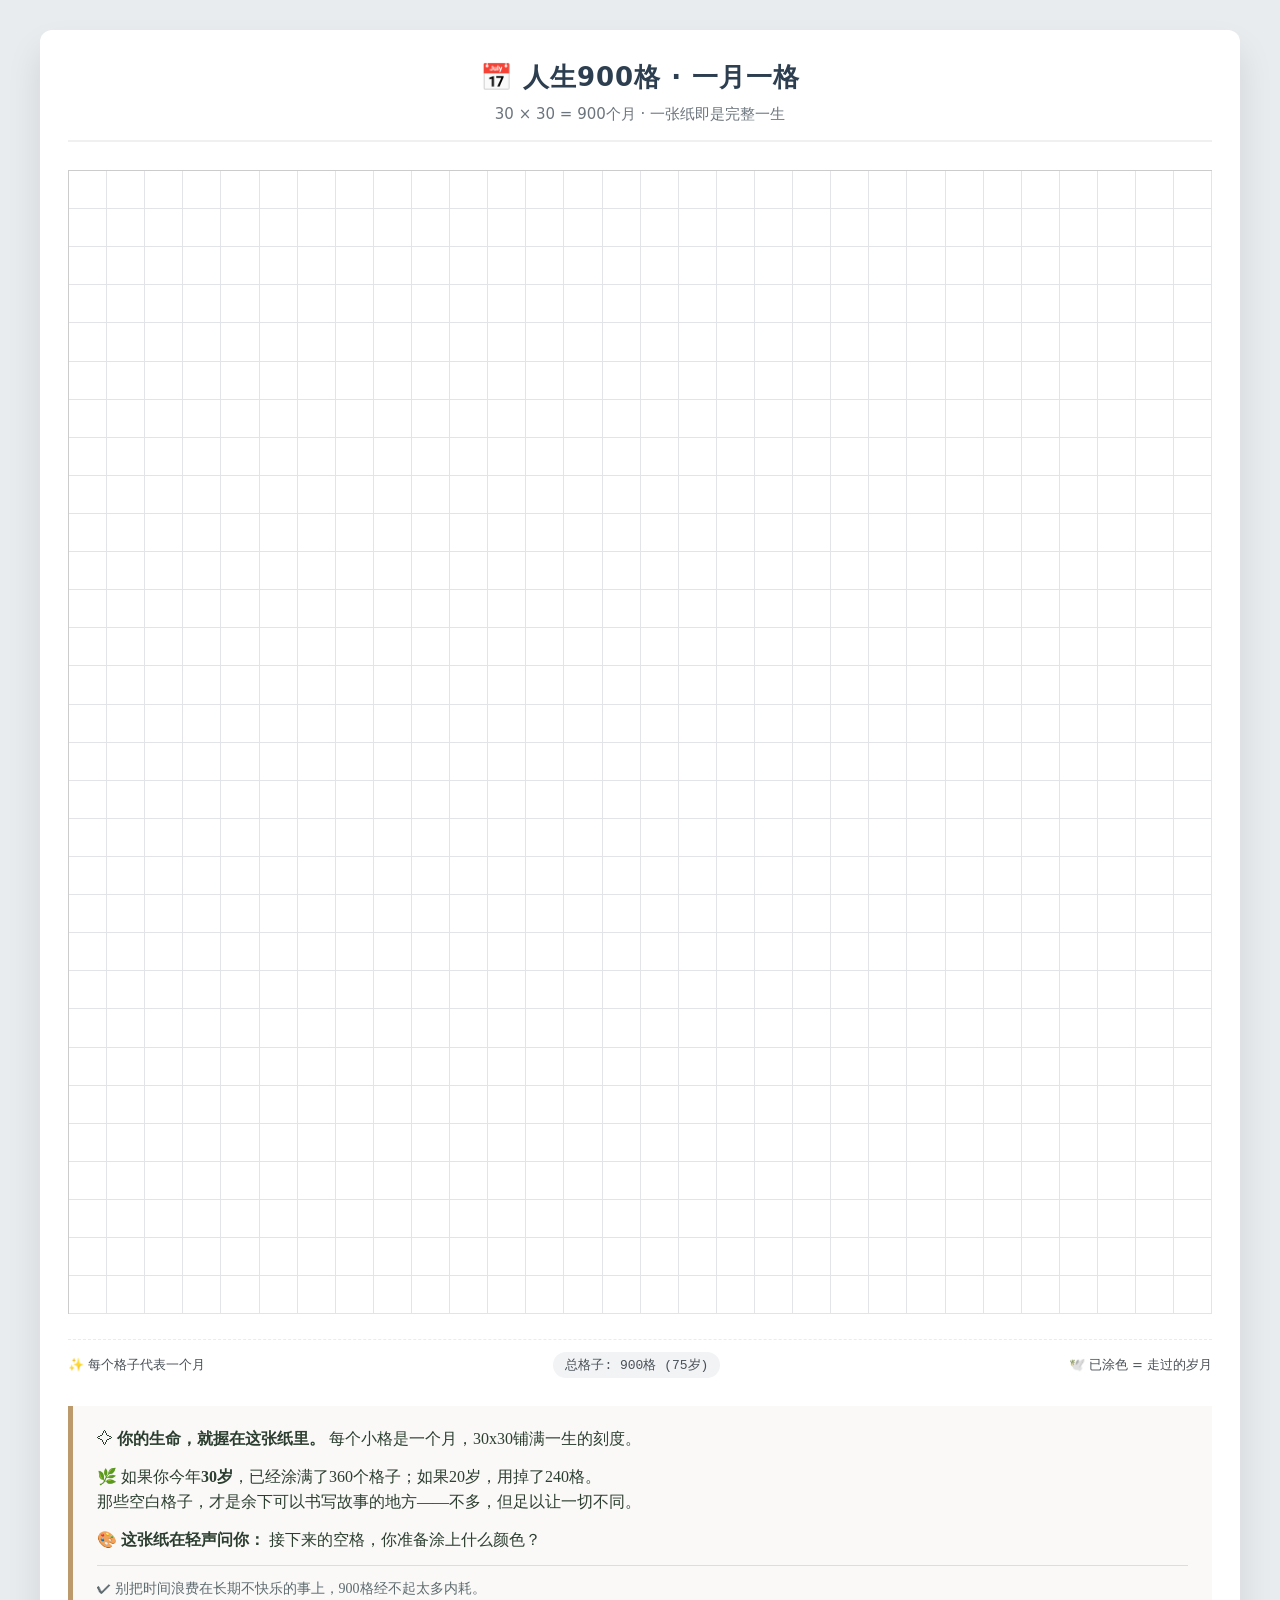
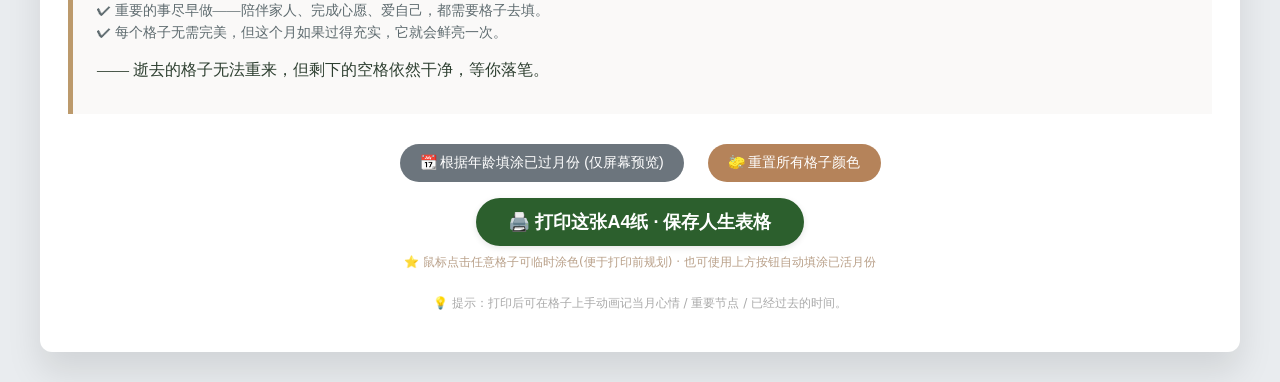
<file: test/gridtest1.html>
<!DOCTYPE html>
<html lang="zh-CN">
<head>
    <meta charset="UTF-8">
    <meta name="viewport" content="width=device-width, initial-scale=1.0, user-scalable=yes">
    <title>900格人生 - A4可打印版</title>
    <style>
        * {
            margin: 0;
            padding: 0;
            box-sizing: border-box;
        }

        /* 打印样式核心 */
        @media print {
            body {
                background: white;
                padding: 0;
                margin: 0;
            }
            .no-print {
                display: none;
            }
            .print-container {
                margin: 0;
                padding: 0;
                box-shadow: none;
            }
            .grid {
                border: 1px solid #ddd;
            }
            .grid-cell {
                border-color: #eee;
            }
            /* 确保格子正好在一页内 */
            body, .print-container {
                height: auto;
                page-break-after: avoid;
                page-break-inside: avoid;
            }
            /* 强制背景色打印（但格子不涂色，只是边框） */
            * {
                -webkit-print-color-adjust: preserve-color-adjust;
                print-color-adjust: exact;
            }
            /* 页边距控制 */
            @page {
                size: A4;
                margin: 1.2cm 1cm;
            }
            h1, .intro-text {
                margin-bottom: 8px;
            }
        }

        /* 屏幕样式 */
        body {
            background: #e9ecef;
            font-family: 'Segoe UI', 'Noto Sans', system-ui, -apple-system, 'Microsoft YaHei', sans-serif;
            display: flex;
            justify-content: center;
            align-items: center;
            padding: 30px 20px;
        }

        .print-container {
            max-width: 1200px;
            width: 100%;
            background: white;
            box-shadow: 0 20px 35px rgba(0,0,0,0.1);
            border-radius: 12px;
            padding: 30px 28px 40px 28px;
            transition: all 0.2s;
        }

        /* 头部文字 */
        .header-text {
            text-align: center;
            margin-bottom: 28px;
            border-bottom: 2px solid #f0f0f0;
            padding-bottom: 16px;
        }

        h1 {
            font-size: 26px;
            letter-spacing: 1px;
            color: #2c3e4f;
            margin-bottom: 10px;
        }

        .sub {
            color: #6c757d;
            font-size: 15px;
        }

        /* 格子系统 - 30x30 */
        .grid {
            display: grid;
            grid-template-columns: repeat(30, 1fr);
            border-top: 1px solid #ccc;
            border-left: 1px solid #ccc;
            margin: 20px 0 25px 0;
            background: white;
        }

        .grid-cell {
            aspect-ratio: 1 / 1; /* 保证正方形 */
            border-right: 1px solid #e2e4e8;
            border-bottom: 1px solid #e2e4e8;
            font-size: 8px;
            display: flex;
            align-items: center;
            justify-content: center;
            color: #adb5bd;
            transition: background 0.1s;
            background-color: white;
        }

        /* 可选在屏幕上hover时轻微提醒，但不影响打印 */
        .grid-cell:hover {
            background-color: #f8f9fc;
            cursor: pointer;
        }

        /* 警示小字 */
        .legend {
            display: flex;
            justify-content: space-between;
            align-items: baseline;
            flex-wrap: wrap;
            margin-top: 5px;
            margin-bottom: 28px;
            border-top: 1px dashed #e9ecef;
            padding-top: 12px;
            font-size: 13px;
            color: #495057;
        }

        .month-info {
            background: #f1f3f5;
            padding: 4px 12px;
            border-radius: 30px;
            font-family: monospace;
        }

        /* 那段触动人心的文案 */
        .message-box {
            background: #faf9f8;
            border-left: 5px solid #bc9a6c;
            padding: 20px 24px;
            margin: 20px 0 10px 0;
            font-family: 'Georgia', 'Times New Roman', serif;
            line-height: 1.6;
            color: #2c3e2f;
        }

        .message-box p {
            margin-bottom: 12px;
        }

        .message-box .quote {
            font-style: normal;
            font-weight: 500;
        }

        .gray-quote {
            margin-top: 12px;
            font-size: 14px;
            color: #5e6b6f;
            border-top: 1px solid #e2dcd5;
            padding-top: 12px;
        }

        .button-bar {
            text-align: center;
            margin-top: 30px;
        }

        .print-btn {
            background: #2c5f2d;
            color: white;
            border: none;
            padding: 12px 32px;
            font-size: 18px;
            border-radius: 40px;
            cursor: pointer;
            font-weight: bold;
            box-shadow: 0 2px 6px rgba(0,0,0,0.1);
            transition: 0.2s;
        }

        .print-btn:hover {
            background: #1e4220;
            transform: scale(1.01);
        }

        footer {
            margin-top: 24px;
            text-align: center;
            font-size: 12px;
            color: #aaa;
        }

        @media (max-width: 700px) {
            .print-container {
                padding: 18px;
            }
            .grid-cell {
                border-width: 0.5px;
            }
            h1 {
                font-size: 22px;
            }
        }
    </style>
</head>
<body>
<div class="print-container">
    <div class="header-text">
        <h1>📅 人生900格 · 一月一格</h1>
        <div class="sub">30 × 30 = 900个月 · 一张纸即是完整一生</div>
    </div>

    <!-- 30x30 格子 -->
    <div class="grid" id="lifeGrid"></div>

    <div class="legend">
        <span>✨ 每个格子代表一个月</span>
        <span class="month-info">总格子: 900格 (75岁)</span>
        <span>🕊️ 已涂色 = 走过的岁月</span>
    </div>

    <!-- 哲理文案 (你说的那些话) -->
    <div class="message-box">
        <p>✧ <strong>你的生命，就握在这张纸里。</strong> 每个小格是一个月，30x30铺满一生的刻度。</p>
        <p>🌿 如果你今年<strong>30岁</strong>，已经涂满了360个格子；如果20岁，用掉了240格。<br>
        那些空白格子，才是余下可以书写故事的地方——不多，但足以让一切不同。</p>
        <p>🎨 <strong>这张纸在轻声问你：</strong> 接下来的空格，你准备涂上什么颜色？</p>
        <p class="gray-quote">✔ 别把时间浪费在长期不快乐的事上，900格经不起太多内耗。<br>
        ✔ 重要的事尽早做——陪伴家人、完成心愿、爱自己，都需要格子去填。<br>
        ✔ 每个格子无需完美，但这个月如果过得充实，它就会鲜亮一次。</p>
        <p>—— 逝去的格子无法重来，但剩下的空格依然干净，等你落笔。</p>
    </div>
    
    <div class="button-bar no-print">
        <button class="print-btn" onclick="window.print();">🖨️ 打印这张A4纸 · 保存人生表格</button>
    </div>
    <footer class="no-print">💡 提示：打印后可在格子上手动画记当月心情 / 重要节点 / 已经过去的时间。</footer>
</div>

<script>
    // 生成 30 x 30 格子，共900格
    const gridContainer = document.getElementById('lifeGrid');
    const totalMonths = 900; // 30*30
    // 为了方便，也可以在此计算当前月份索引(可选)，但打印时默认全是空白，用户可手动涂或标记已经活过的月份。
    // 为了体验，可以动态计算已活过的月份数，并且默认标记为浅灰色？ 但出于“打印后自己涂”的初衷，这里保持全部白色，
    // 但你也可以在屏幕上轻轻显示提示：例如hover时显示第几个月。但为了尊重原始理念，不自动填色。
    // 但增加一个功能：增加“基于当前年龄涂色示例”按钮？ 为了不扰乱打印的纯净，只在屏幕上提供可选涂色功能？
    // 但打印样式下所有背景都是白的，所以不影响。为了增加互动，可以添加一个可选的控制按钮用来"模拟填涂已过岁月"，但先确保格子干净。
    
    // 纯粹生成900个空白格子，且每个格子带有个data-month索引，便于以后扩展。
    function buildEmptyGrid() {
        gridContainer.innerHTML = '';
        for (let i = 0; i < totalMonths; i++) {
            const cell = document.createElement('div');
            cell.className = 'grid-cell';
            // 可选：显示月份序号(小数字，便于打印后标记)，但会显得杂乱，默认不显示序号，保留干净。
            // 若需显示序号，可取消注释下方:
            // cell.textContent = i+1;
            // 为了简约，不显示数字；但是为了便于按月份寻找，可以添加上下文title属性。
            cell.setAttribute('data-month', i+1);
            cell.title = `第${i+1}个月`;
            // 可选点击涂色功能(仅屏幕预览标记，方便用户提前规划哪些格子已过，不影响打印)
            cell.addEventListener('click', function(e) {
                // 点击一次切换灰色/白色，模拟涂色（便于在打印前预先标记重要月份或已过去的月份）
                if (this.style.backgroundColor === 'rgb(222, 226, 230)' || this.style.backgroundColor === '#dee2e6') {
                    this.style.backgroundColor = '';
                    this.style.color = '#adb5bd';
                } else {
                    this.style.backgroundColor = '#dee2e6';
                    this.style.color = '#495057';
                    // 可选让其轻微暗色
                }
            });
            gridContainer.appendChild(cell);
        }
    }

    buildEmptyGrid();

    // 附加: 提供一个控制台小技巧，但不用过于复杂。也可以增加一个浮动辅助按钮(不干扰打印)，让用户根据年龄自动涂灰?
    // 但为了简洁，可以增加一个简单的“按当前年龄涂色”按钮，且仅在屏幕显示，不破坏打印布局，给用户额外便利。
    // 为了尊重原始纯粹性，但确实很多用户想快速看到自己生命消耗了多少格子，添加辅助工具（no-print类，打印时隐藏）。
    const buttonBar = document.querySelector('.button-bar');
    const ageHelperBtn = document.createElement('button');
    ageHelperBtn.textContent = '📆 根据年龄填涂已过月份 (仅屏幕预览)';
    ageHelperBtn.style.marginRight = '12px';
    ageHelperBtn.style.background = '#6c757d';
    ageHelperBtn.style.color = 'white';
    ageHelperBtn.style.border = 'none';
    ageHelperBtn.style.padding = '10px 20px';
    ageHelperBtn.style.borderRadius = '30px';
    ageHelperBtn.style.cursor = 'pointer';
    ageHelperBtn.style.fontSize = '14px';
    
    const resetBtn = document.createElement('button');
    resetBtn.textContent = '🧽 重置所有格子颜色';
    resetBtn.style.background = '#b5835a';
    resetBtn.style.color = 'white';
    resetBtn.style.border = 'none';
    resetBtn.style.padding = '10px 20px';
    resetBtn.style.borderRadius = '30px';
    resetBtn.style.cursor = 'pointer';
    resetBtn.style.fontSize = '14px';
    
    // 辅助功能区域插入在打印按钮之前(不影响打印按钮主要地位)
    const btnGroup = document.createElement('div');
    btnGroup.style.marginBottom = '16px';
    btnGroup.style.display = 'flex';
    btnGroup.style.gap = '12px';
    btnGroup.style.justifyContent = 'center';
    btnGroup.style.flexWrap = 'wrap';
    btnGroup.appendChild(ageHelperBtn);
    btnGroup.appendChild(resetBtn);
    
    const originalPrintBtn = document.querySelector('.print-btn');
    buttonBar.insertBefore(btnGroup, originalPrintBtn);
    
    // 涂色逻辑: 根据当前年龄计算已活月份数 (年龄 * 12)
    ageHelperBtn.addEventListener('click', () => {
        let ageInput = prompt('请输入你的周岁年龄 (例: 28):', '28');
        if (ageInput === null) return;
        let age = parseInt(ageInput, 10);
        if (isNaN(age) || age < 0) {
            alert('请输入有效年龄 (0~120)');
            return;
        }
        if (age > 120) age = 120;
        let monthsLived = age * 12;
        if (monthsLived > totalMonths) monthsLived = totalMonths;
        const cells = document.querySelectorAll('.grid-cell');
        for (let i = 0; i < cells.length; i++) {
            if (i < monthsLived) {
                cells[i].style.backgroundColor = '#dee2e6';
                cells[i].style.color = '#6c757d';
            } else {
                cells[i].style.backgroundColor = '';
                cells[i].style.color = '#adb5bd';
            }
        }
        alert(`已根据年龄 ${age} 岁，涂满前 ${monthsLived} 个格子（${age}年的人生）。\n剩余空白格子: ${totalMonths - monthsLived} 个。`);
    });
    
    resetBtn.addEventListener('click', () => {
        const cells = document.querySelectorAll('.grid-cell');
        cells.forEach(cell => {
            cell.style.backgroundColor = '';
            cell.style.color = '#adb5bd';
        });
    });
    
    // 可选: 在页面添加一个小提示告知可以点击涂格子 (no-print)
    const tipSpan = document.createElement('div');
    tipSpan.className = 'no-print';
    tipSpan.style.fontSize = '12px';
    tipSpan.style.textAlign = 'center';
    tipSpan.style.marginTop = '8px';
    tipSpan.style.color = '#b9a089';
    tipSpan.innerText = '⭐ 鼠标点击任意格子可临时涂色(便于打印前规划) · 也可使用上方按钮自动填涂已活月份';
    buttonBar.parentNode.insertBefore(tipSpan, buttonBar.nextSibling);
    
</script>
</body>
</html>
</file>
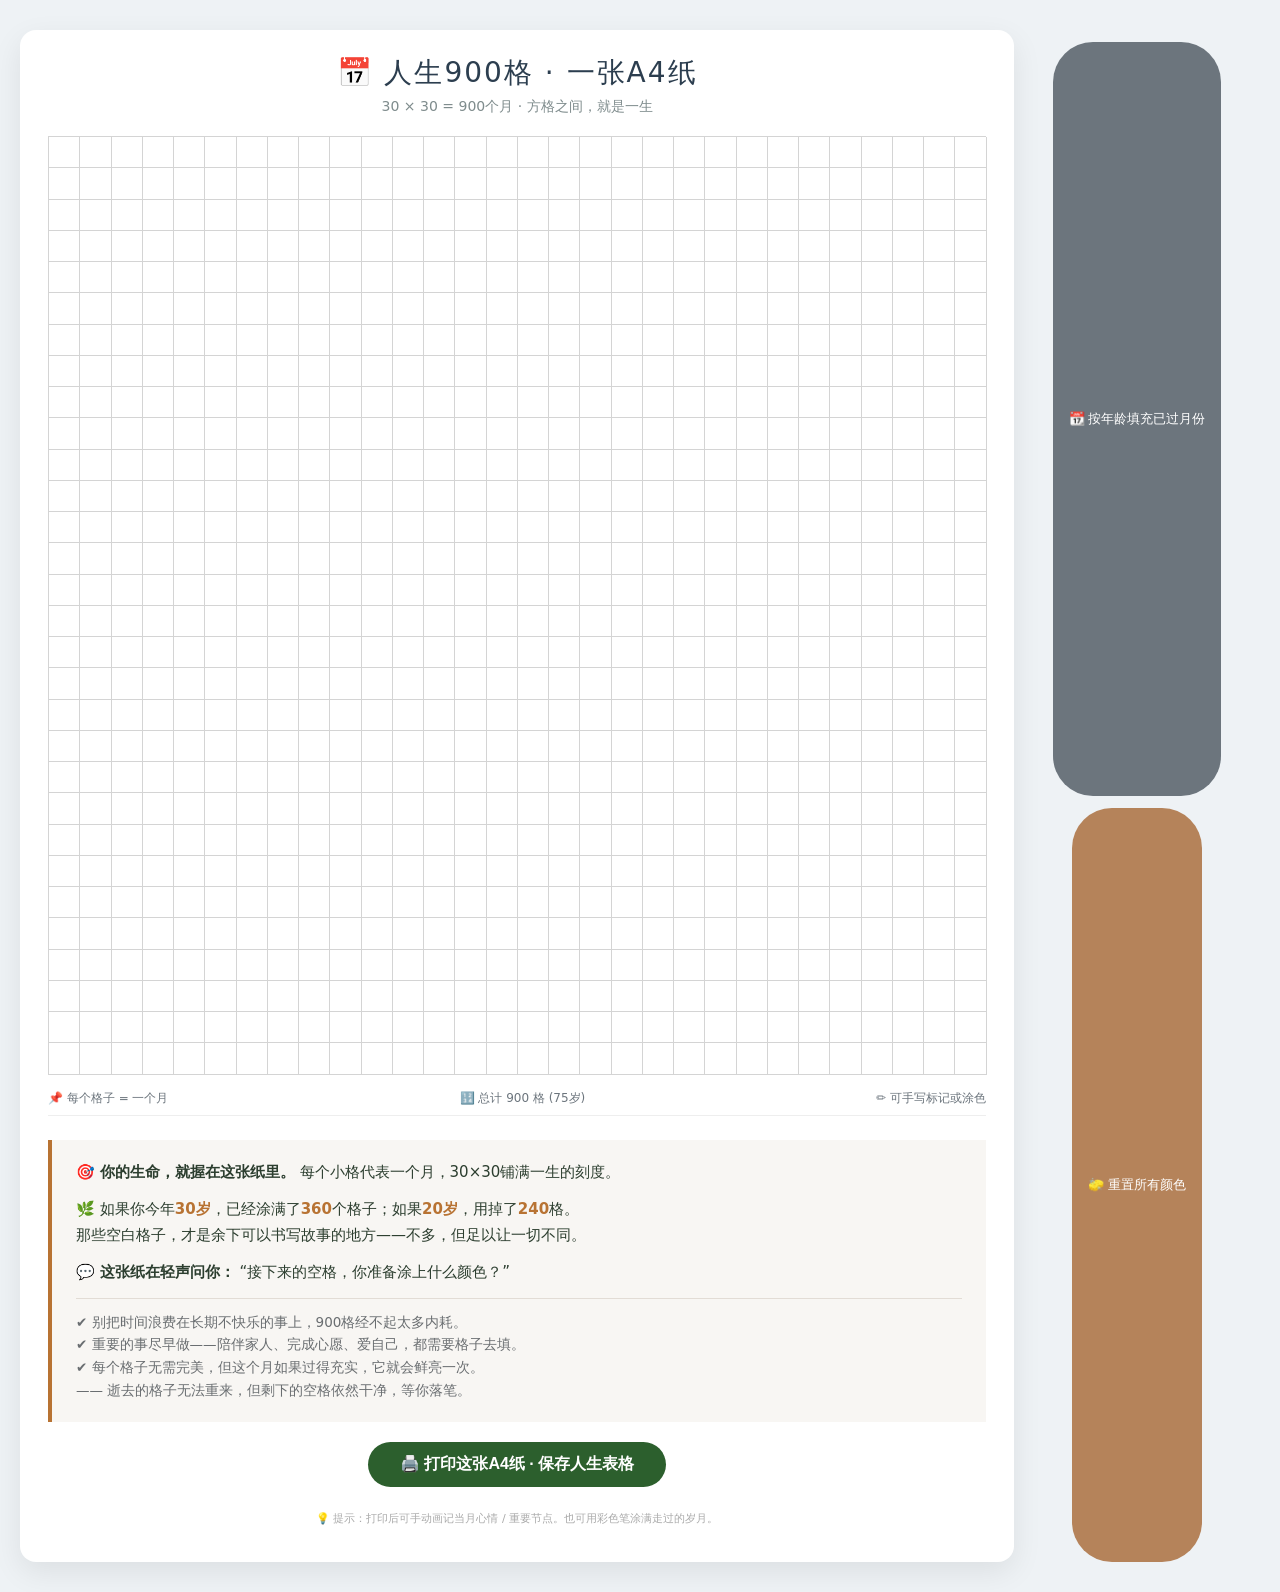
<file: test/gridtest2.html>
<!DOCTYPE html>
<html lang="zh-hans">

<head>
    <meta charset="UTF-8">
    <meta name="viewport" content="width=device-width, initial-scale=1.0">
    <title>人生900格 · 一张A4纸</title>
    <style>
        :root {
            --grid-line-width: 1px;
            --grid-line-color: #d4d4d4;
        }

        /* 打印优化 */
        @media print {
            body {
                background: white;
                margin: 0;
                padding: 0;
            }
            .no-print {
                display: none;
            }
            .container {
                margin: 0;
                padding: 0;
            }
            @page {
                size: A4;
                margin: 1.5cm 1cm;
            }
            .message-box {
                break-inside: avoid;
            }
        }

        /* 屏幕样式 */
        * {
            margin: 0;
            padding: 0;
            box-sizing: border-box;
        }

        body {
            background: #eef2f5;
            font-family: 'Segoe UI', 'Noto Sans', system-ui, -apple-system, 'Microsoft YaHei', sans-serif;
            padding: 30px 20px;
            display: flex;
            justify-content: center;
        }

        .container {
            max-width: 1200px;
            width: 100%;
            background: white;
            border-radius: 16px;
            box-shadow: 0 10px 30px rgba(0,0,0,0.08);
            padding: 24px 28px 36px 28px;
        }

        /* 标题区 */
        .title-section {
            text-align: center;
            margin-bottom: 16px;
        }

        h1 {
            font-size: 28px;
            letter-spacing: 2px;
            color: #2c3e4f;
            font-weight: 500;
        }

        .sub {
            color: #7f8c8d;
            font-size: 14px;
            margin-top: 6px;
        }

        /* Grid - 保留你写的核心结构 */
        .gridContainer {
            display: grid;
            grid-template-columns: repeat(30, 1fr);
            border-top: var(--grid-line-width) solid var(--grid-line-color);
            border-left: var(--grid-line-width) solid var(--grid-line-color);
            margin: 20px 0 15px 0;
            background: white;
        }

        .cell {
            aspect-ratio: 1 / 1;
            border-right: var(--grid-line-width) solid var(--grid-line-color);
            border-bottom: var(--grid-line-width) solid var(--grid-line-color);
            transition: background 0.1s;
            background-color: white;
        }

        .cell:hover {
            background-color: #f0f2f5;
        }

        /* 格子统计 */
        .legend {
            display: flex;
            justify-content: space-between;
            font-size: 12px;
            color: #6c757d;
            margin-bottom: 24px;
            padding-bottom: 8px;
            border-bottom: 1px solid #eee;
        }

        /* 核心文案 */
        .message-box {
            background: #f8f6f3;
            border-left: 4px solid #b87333;
            padding: 20px 24px;
            margin: 16px 0 20px;
            line-height: 1.7;
            color: #2c3e2f;
            font-size: 15px;
        }

        .message-box p {
            margin-bottom: 12px;
        }

        .message-box .highlight {
            font-weight: 600;
            color: #b87333;
        }

        .gray-quote {
            margin-top: 12px;
            font-size: 13.5px;
            color: #6a6e71;
            border-top: 1px solid #e2dcd5;
            padding-top: 12px;
        }

        .button-bar {
            text-align: center;
            margin-top: 20px;
        }

        .print-btn {
            background: #2c5f2d;
            color: white;
            border: none;
            padding: 12px 32px;
            font-size: 16px;
            border-radius: 40px;
            cursor: pointer;
            font-weight: 600;
            transition: 0.2s;
        }

        .print-btn:hover {
            background: #1e4220;
            transform: scale(1.01);
        }

        .footer-note {
            text-align: center;
            font-size: 11px;
            color: #aaa;
            margin-top: 24px;
        }

        @media (max-width: 640px) {
            .container {
                padding: 16px;
            }
            h1 {
                font-size: 22px;
            }
            .message-box {
                padding: 14px 18px;
            }
        }
    </style>
</head>

<body>
<div class="container">
    <div class="title-section">
        <h1>📅 人生900格 · 一张A4纸</h1>
        <div class="sub">30 × 30 = 900个月 · 方格之间，就是一生</div>
    </div>

    <!-- 你的30x30格子网格 -->
    <div id="gridContainer" class="gridContainer"></div>

    <div class="legend">
        <span>📌 每个格子 = 一个月</span>
        <span>🔢 总计 900 格 (75岁)</span>
        <span>✏️ 可手写标记或涂色</span>
    </div>

    <!-- 那段触动人心的话 -->
    <div class="message-box">
        <p>🎯 <strong>你的生命，就握在这张纸里。</strong> 每个小格代表一个月，30×30铺满一生的刻度。</p>
        <p>🌿 如果你今年<span class="highlight">30岁</span>，已经涂满了<span class="highlight">360</span>个格子；如果<span class="highlight">20岁</span>，用掉了<span class="highlight">240</span>格。<br>
        那些空白格子，才是余下可以书写故事的地方——不多，但足以让一切不同。</p>
        <p>💬 <strong>这张纸在轻声问你：</strong> “接下来的空格，你准备涂上什么颜色？”</p>
        <div class="gray-quote">
            ✔ 别把时间浪费在长期不快乐的事上，900格经不起太多内耗。<br>
            ✔ 重要的事尽早做——陪伴家人、完成心愿、爱自己，都需要格子去填。<br>
            ✔ 每个格子无需完美，但这个月如果过得充实，它就会鲜亮一次。<br>
            —— 逝去的格子无法重来，但剩下的空格依然干净，等你落笔。
        </div>
    </div>

    <div class="button-bar no-print">
        <button class="print-btn" onclick="window.print();">🖨️ 打印这张A4纸 · 保存人生表格</button>
    </div>
    <div class="footer-note no-print">
        💡 提示：打印后可手动画记当月心情 / 重要节点。也可用彩色笔涂满走过的岁月。
    </div>
</div>

<script>
    // 保持你原有的生成逻辑，只做补充（加上可选点击涂色和年龄辅助，但保持简单可打印）
    const gridContainer = document.getElementById('gridContainer');
    const totalMonths = 900;

    function buildGrid() {
        gridContainer.innerHTML = '';
        for (let i = 0; i < totalMonths; i++) {
            let cell = document.createElement('div');
            cell.className = 'cell';
            cell.setAttribute('data-month', i + 1);
            cell.title = `第 ${i + 1} 个月`;
            // 可选：鼠标点击临时涂色（方便在屏幕标记，不影响打印）
            cell.addEventListener('click', function(e) {
                if (this.style.backgroundColor === '#d9e0e5' || this.style.backgroundColor === 'rgb(217, 224, 229)') {
                    this.style.backgroundColor = '';
                } else {
                    this.style.backgroundColor = '#d9e0e5';
                }
            });
            gridContainer.appendChild(cell);
        }
    }

    buildGrid();
</script>

<!-- 额外增加一个屏幕辅助工具（不打印），让用户根据年龄自动涂灰 -->
<div class="no-print" style="text-align: center; margin-top: 12px; display: flex; gap: 12px; justify-content: center; flex-wrap: wrap;">
    <button id="ageFillBtn" style="background:#6c757d; color:white; border:none; padding:6px 16px; border-radius:40px; cursor:pointer; font-size:13px;">📆 按年龄填充已过月份</button>
    <button id="resetFillBtn" style="background:#b5835a; color:white; border:none; padding:6px 16px; border-radius:40px; cursor:pointer; font-size:13px;">🧽 重置所有颜色</button>
</div>

<script>
    // 辅助功能（不打印区域）
    const ageFillBtn = document.getElementById('ageFillBtn');
    const resetFillBtn = document.getElementById('resetFillBtn');
    
    function getCells() {
        return document.querySelectorAll('.cell');
    }
    
    ageFillBtn.addEventListener('click', () => {
        let ageInput = prompt('请输入你的周岁年龄 (例如 28):', '28');
        if (ageInput === null) return;
        let age = parseInt(ageInput, 10);
        if (isNaN(age) || age < 0) {
            alert('请输入有效年龄 0~120');
            return;
        }
        if (age > 120) age = 120;
        let monthsLived = age * 12;
        if (monthsLived > totalMonths) monthsLived = totalMonths;
        const cells = getCells();
        for (let i = 0; i < cells.length; i++) {
            if (i < monthsLived) {
                cells[i].style.backgroundColor = '#d9e0e5';
            } else {
                cells[i].style.backgroundColor = '';
            }
        }
        alert(`已根据年龄 ${age} 岁涂满前 ${monthsLived} 个格子（${age}年的人生）\n剩余空白格子：${totalMonths - monthsLived} 个。`);
    });
    
    resetFillBtn.addEventListener('click', () => {
        const cells = getCells();
        cells.forEach(cell => {
            cell.style.backgroundColor = '';
        });
    });
</script>
</body>

</html>
</file>
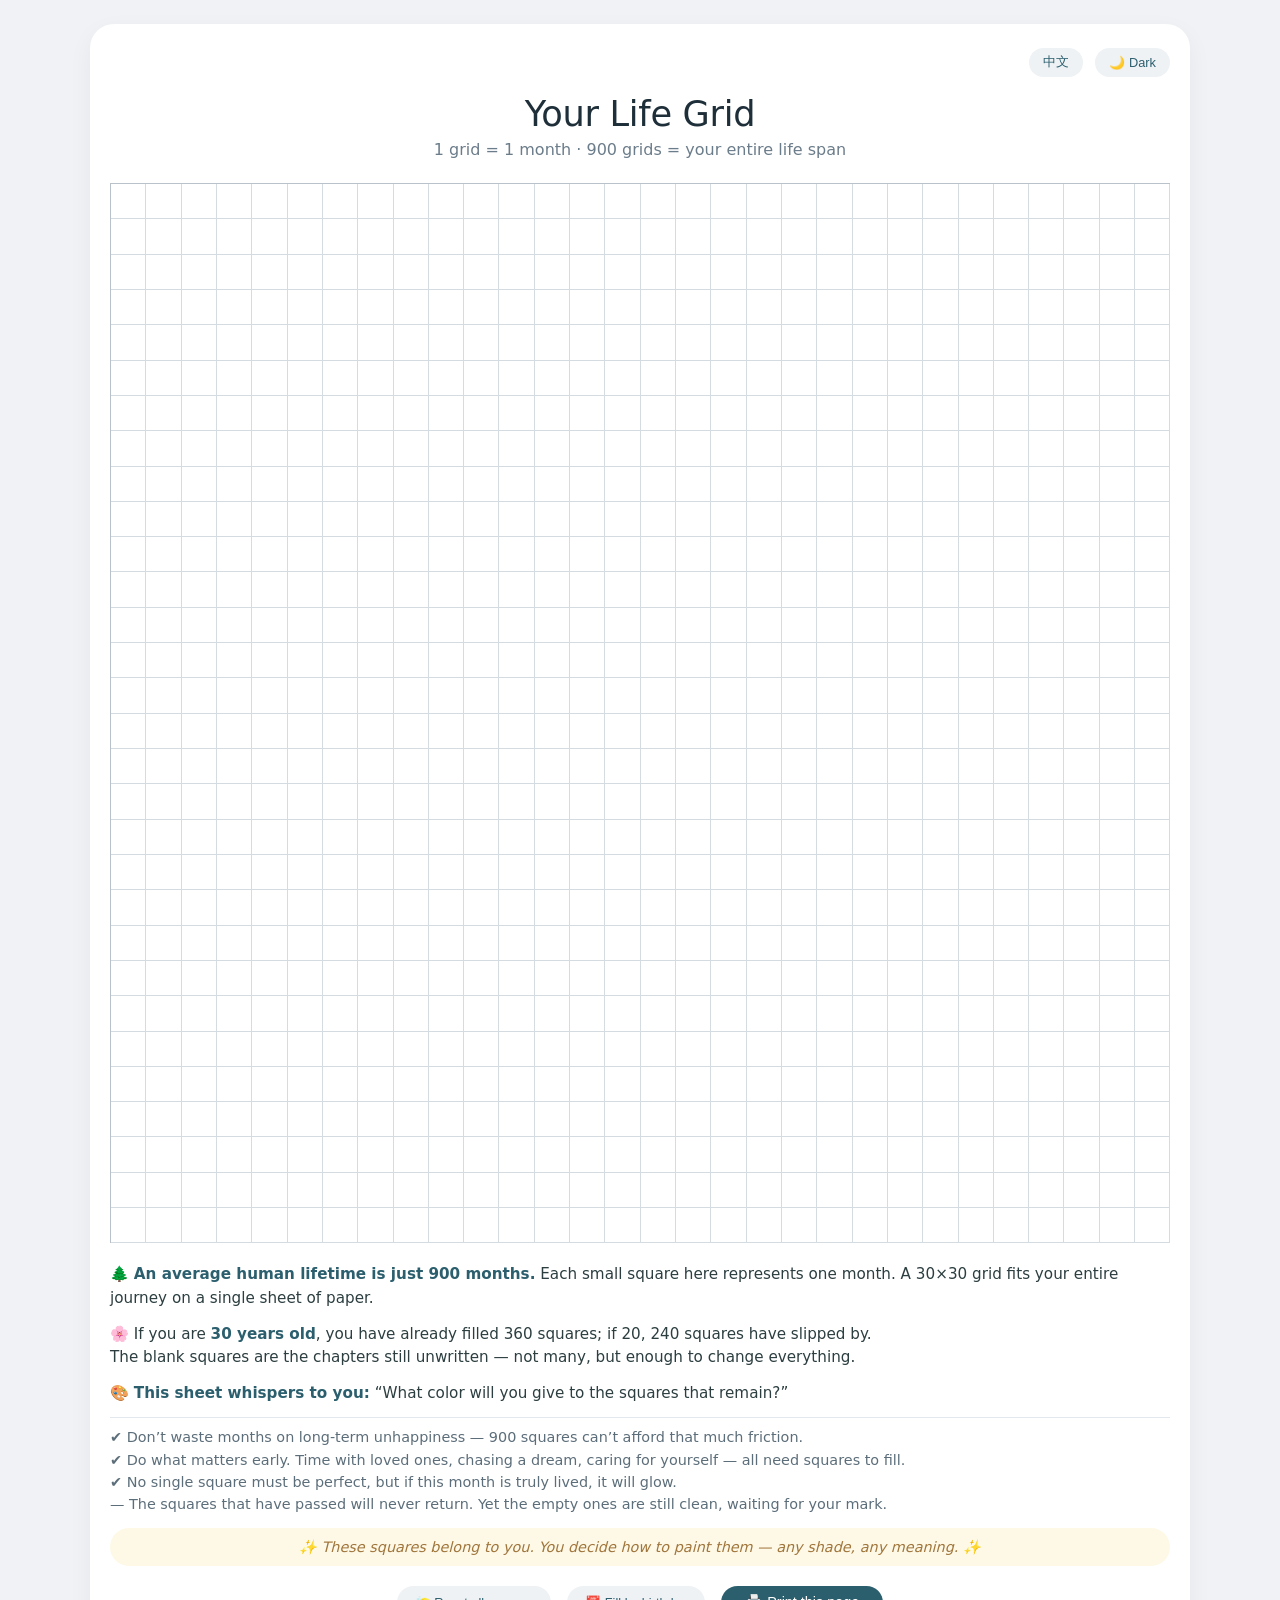
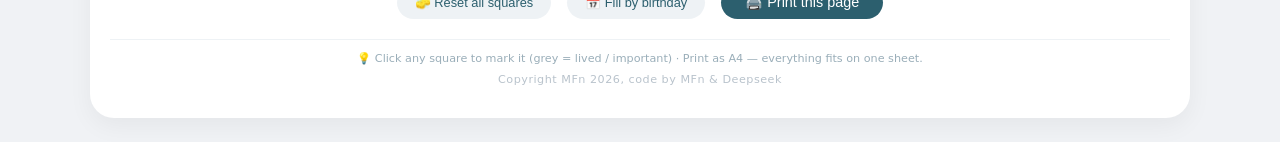
<file: test/gridtest3.html>
<!DOCTYPE html>
<html lang="en">

<head>
    <meta charset="UTF-8">
    <meta name="viewport" content="width=device-width, initial-scale=1.0, user-scalable=yes">
    <title>Your Life Grid · 900 Months</title>
    <style>
        * {
            margin: 0;
            padding: 0;
            box-sizing: border-box;
        }

        /* 屏幕样式 - 浅色模式（默认） */
        body {
            background: #f0f2f5;
            font-family: system-ui, -apple-system, 'Segoe UI', 'Roboto', 'Noto Sans', sans-serif;
            padding: 24px 20px;
            display: flex;
            justify-content: center;
            transition: background 0.2s, color 0.2s;
        }

        /* 深色模式变量 */
        body.dark-mode {
            background: #1a1e24;
        }

        body.dark-mode .container {
            background: #2a2f3a;
            box-shadow: 0 8px 24px rgba(0, 0, 0, 0.3);
        }

        body.dark-mode .title,
        body.dark-mode .subtitle,
        body.dark-mode .message-box,
        body.dark-mode .gray-quote,
        body.dark-mode .personal-note,
        body.dark-mode .footer-note,
        body.dark-mode .author-info {
            color: #e0e4e8;
        }

        body.dark-mode .subtitle {
            color: #a0aab5;
        }

        body.dark-mode .gray-quote {
            color: #b0b8c2;
            border-top-color: #404854;
        }

        body.dark-mode .personal-note {
            background: #383e4a;
            color: #f3d9a4;
        }

        body.dark-mode .cell {
            border-color: #4a525f;
            background-color: #2a2f3a;
        }

        body.dark-mode .cell.lived {
            background-color: #5a6e7c;
        }

        body.dark-mode .cell:hover {
            background-color: #3e4856;
        }

        body.dark-mode .grid-container {
            border-color: #5a6370;
        }

        body.dark-mode .screen-btn {
            background: #3e4856;
            color: #d0d8e0;
        }

        body.dark-mode .screen-btn:hover {
            background: #4e5a6a;
        }

        body.dark-mode .footer-note,
        body.dark-mode .author-info {
            border-top-color: #404854;
        }

        .container {
            max-width: 1100px;
            width: 100%;
            background: white;
            border-radius: 24px;
            box-shadow: 0 8px 24px rgba(0, 0, 0, 0.05);
            padding: 24px 20px 32px 20px;
            animation: fadeSlideUp 0.5s cubic-bezier(0.2, 0.9, 0.4, 1.1) forwards;
            position: relative;
            transition: background 0.2s, color 0.2s, box-shadow 0.2s;
        }

        @keyframes fadeSlideUp {
            0% {
                opacity: 0;
                transform: translateY(18px);
            }
            100% {
                opacity: 1;
                transform: translateY(0);
            }
        }

        /* 工具栏（语言和深色模式切换） */
        .toolbar {
            display: flex;
            justify-content: flex-end;
            gap: 12px;
            margin-bottom: 16px;
        }

        .tool-btn {
            background: #eef2f5;
            border: none;
            padding: 6px 14px;
            border-radius: 40px;
            font-size: 0.8rem;
            cursor: pointer;
            color: #2c5f6e;
            font-weight: 500;
            transition: 0.2s;
        }

        body.dark-mode .tool-btn {
            background: #3e4856;
            color: #cbd5e1;
        }

        .tool-btn:hover {
            transform: translateY(-1px);
            background: #e2e8ed;
        }

        body.dark-mode .tool-btn:hover {
            background: #556272;
        }

        .title-section {
            text-align: center;
            margin-bottom: 24px;
        }

        .title {
            display: block;
            font-size: 2.2rem;
            font-weight: 500;
            letter-spacing: -0.3px;
            color: #1e2f3a;
        }

        .subtitle {
            font-size: 1rem;
            color: #6b7c8a;
            margin-top: 6px;
            display: block;
        }

        .grid-container {
            display: grid;
            grid-template-columns: repeat(30, 1fr);
            border-top: 1px solid #b9c2ca;
            border-left: 1px solid #b9c2ca;
            margin: 16px 0 20px 0;
            background: white;
        }

        body.dark-mode .grid-container {
            background: #2a2f3a;
        }

        .cell {
            aspect-ratio: 1 / 1;
            border-right: 1px solid #d4dce2;
            border-bottom: 1px solid #d4dce2;
            transition: background 0.1s ease, transform 0.1s ease;
            background-color: white;
            cursor: pointer;
        }

        .cell.lived {
            background-color: #d9e0e5;
        }

        .cell:hover {
            background-color: #eef2f5;
            transform: scale(0.98);
        }

        .message-box {
            margin-top: 8px;
            line-height: 1.55;
            color: #2c3e40;
            font-size: 0.95rem;
        }

        .message-box p {
            margin-bottom: 12px;
        }

        .message-box strong {
            color: #2c5f6e;
        }

        .gray-quote {
            margin-top: 8px;
            padding-top: 8px;
            border-top: 1px solid #e2e8ed;
            font-size: 0.9rem;
            color: #5c6e7a;
        }

        .personal-note {
            margin-top: 12px;
            font-style: italic;
            background: #fef9e6;
            padding: 8px 12px;
            border-radius: 20px;
            font-size: 0.9rem;
            color: #a0763c;
            text-align: center;
        }

        .footer-note {
            text-align: center;
            font-size: 0.7rem;
            color: #9aaeb9;
            margin-top: 20px;
            border-top: 1px solid #eef2f5;
            padding-top: 12px;
        }

        .author-info {
            text-align: center;
            font-size: 0.7rem;
            color: #b9c3cc;
            margin-top: 8px;
            letter-spacing: 0.5px;
        }

        .watermark {
            display: none;
        }

        .screen-tools {
            display: flex;
            justify-content: center;
            gap: 16px;
            margin-top: 20px;
            flex-wrap: wrap;
        }

        .screen-btn {
            background: #eef2f5;
            border: none;
            padding: 6px 18px;
            border-radius: 60px;
            font-size: 0.8rem;
            cursor: pointer;
            color: #2c5f6e;
            font-weight: 500;
            transition: 0.2s;
        }

        .print-btn {
            background: #2c5f6e;
            color: white;
            border: none;
            padding: 8px 24px;
            border-radius: 60px;
            font-size: 0.9rem;
            font-weight: 500;
            cursor: pointer;
            transition: 0.2s;
        }

        .print-btn:hover {
            background: #1e4652;
            transform: translateY(-1px);
        }

        .print-clicked {
            animation: pulse 0.3s ease-in-out;
        }

        @keyframes pulse {
            0% { transform: scale(1); }
            50% { transform: scale(1.08); background-color: #1e4652; }
            100% { transform: scale(1); }
        }

        /* ========== 打印样式（强制浅色） ========== */
        @media print {
            body {
                background: white !important;
                padding: 0;
                margin: 0;
            }

            .toolbar, .screen-tools, .footer-note, .author-info {
                display: none;
            }

            .container {
                max-width: 100%;
                margin: 0;
                padding: 0.2in 0.15in 0.1in 0.15in;
                box-shadow: none;
                border-radius: 0;
                animation: none;
                position: relative;
                background: white !important;
            }

            .watermark {
                display: block;
                position: absolute;
                bottom: 8px;
                right: 12px;
                font-size: 11px;
                color: rgba(100, 100, 120, 0.2);
                font-family: monospace;
                transform: rotate(-12deg);
                pointer-events: none;
                white-space: nowrap;
            }

            .title-section {
                margin-bottom: 16px !important;
            }

            .cell.lived {
                background-color: #d9e0e5 !important;
                -webkit-print-color-adjust: exact;
                print-color-adjust: exact;
            }

            .cell {
                border-right: 0.5px solid #aaa;
                border-bottom: 0.5px solid #aaa;
            }

            .grid-container {
                border-top: 0.5px solid #aaa;
                border-left: 0.5px solid #aaa;
                margin: 8px 0 12px 0;
                background: white !important;
            }

            .message-box {
                font-size: 9.5pt;
                line-height: 1.4;
                margin-top: 4px;
                color: black !important;
            }

            .gray-quote {
                font-size: 9pt;
                color: #333 !important;
                border-top-color: #aaa;
            }

            .personal-note {
                font-size: 9pt;
                background: none !important;
                padding: 4px 0;
                border: none;
                color: #444 !important;
            }

            .title, .subtitle {
                color: black !important;
            }

            .container, .grid-container, .message-box {
                break-inside: avoid;
                page-break-inside: avoid;
            }

            @page {
                size: A4;
                margin: 0.3in 0.25in;
            }
        }
    </style>
</head>

<body>
<div class="container">
    <!-- 工具栏 -->
    <div class="toolbar">
        <button class="tool-btn" id="langToggleBtn">中文</button>
        <button class="tool-btn" id="darkModeToggleBtn">🌙 Dark</button>
    </div>

    <div class="title-section">
        <span class="title" id="titleText">Your Life Grid</span>
        <span class="subtitle" id="subtitleText">1 grid = 1 month · 900 grids = your entire life span</span>
    </div>

    <div id="gridContainer" class="grid-container"></div>

    <div class="message-box" id="messageBox">
        <!-- 动态内容通过JS填充 -->
    </div>

    <div class="screen-tools">
        <button class="screen-btn" id="resetColorsBtn">🧽 Reset all squares</button>
        <button class="screen-btn" id="fillByBirthdayBtn">📅 Fill by birthday</button>
        <button class="print-btn" id="printBtn">🖨️ Print this page</button>
    </div>
    <div class="footer-note" id="footerNote">
        💡 Click any square to mark it (grey = lived / important) · Print as A4 — everything fits on one sheet.
    </div>
    <div class="author-info" id="authorInfo">
        Copyright MFn 2026, code by MFn & Deepseek
    </div>
    <div class="watermark">Your Life Grid</div>
</div>

<script>
    (function() {
        // ---------- 多语言文本库 ----------
        const texts = {
            en: {
                title: "Your Life Grid",
                subtitle: "1 grid = 1 month · 900 grids = your entire life span",
                msgPara1: "🌲 <strong>An average human lifetime is just 900 months.</strong> Each small square here represents one month. A 30×30 grid fits your entire journey on a single sheet of paper.",
                msgPara2: "🌸 If you are <strong>30 years old</strong>, you have already filled 360 squares; if 20, 240 squares have slipped by.<br>The blank squares are the chapters still unwritten — not many, but enough to change everything.",
                msgPara3: "🎨 <strong>This sheet whispers to you:</strong> “What color will you give to the squares that remain?”",
                quote: "✔ Don’t waste months on long‑term unhappiness — 900 squares can’t afford that much friction.<br>✔ Do what matters early. Time with loved ones, chasing a dream, caring for yourself — all need squares to fill.<br>✔ No single square must be perfect, but if this month is truly lived, it will glow.<br>— The squares that have passed will never return. Yet the empty ones are still clean, waiting for your mark.",
                personalNote: "✨ These squares belong to you. You decide how to paint them — any shade, any meaning. ✨",
                resetBtn: "🧽 Reset all squares",
                fillBtn: "📅 Fill by birthday",
                printBtn: "🖨️ Print this page",
                footerNote: "💡 Click any square to mark it (grey = lived / important) · Print as A4 — everything fits on one sheet.",
                authorInfo: "Copyright MFn 2026, code by MFn & Deepseek",
                watermark: "Your Life Grid",
                // prompts and alerts
                promptBirthday: "Enter your birth date (YYYY-MM-DD):",
                invalidDate: "Invalid date format. Please use YYYY-MM-DD (e.g., 1995-06-13).",
                filledMsg: (months) => `Filled ${months} squares based on your birthday.\nRemaining empty squares: ${900 - months}`,
                darkModeTooltip: "🌙 Dark",
                lightModeTooltip: "☀️ Light",
                langToggleEn: "English",
                langToggleZh: "中文"
            },
            zh: {
                title: "你的人生方格",
                subtitle: "1 格 = 1 个月 · 900 格 = 你的整个生命跨度",
                msgPara1: "🌲 <strong>人的平均寿命只有 900 个月。</strong> 每个小格代表一个月，一张 30×30 的方格纸就能装下你的一生。",
                msgPara2: "🌸 如果你 <strong>30 岁</strong>，你已经涂满了 360 格；如果 20 岁，240 格已悄然流逝。<br>剩下的空白格子，是尚未书写的章节——不算多，却足以改变一切。",
                msgPara3: "🎨 <strong>这张纸轻声问你：</strong> “剩下的空格，你准备涂上什么颜色？”",
                quote: "✔ 别把时间浪费在长期不快乐的事上——900 格经不起太多内耗。<br>✔ 重要的事尽早做：陪伴家人、追逐梦想、照顾自己，都需要格子来填。<br>✔ 每个格子不必完美，但只要这个月真正活过，它就会发光。<br>—— 逝去的格子无法重来，但空白的格子依然干净，等你落笔。",
                personalNote: "✨ 这些格子属于你。你想涂成什么样子、什么颜色，都由你决定。 ✨",
                resetBtn: "🧽 重置所有格子",
                fillBtn: "📅 根据生日填充",
                printBtn: "🖨️ 打印本页",
                footerNote: "💡 点击任意格子可标记（灰色 = 已度过 / 重要）· 打印为 A4 — 所有内容刚好一页",
                authorInfo: "版权所有 MFn 2026，代码：MFn & Deepseek",
                watermark: "你的人生方格",
                promptBirthday: "请输入你的出生日期 (YYYY-MM-DD)：",
                invalidDate: "日期格式无效，请使用 YYYY-MM-DD（例如 1995-06-13）。",
                filledMsg: (months) => `已根据生日填充 ${months} 个格子。\n剩余空白格子：${900 - months}`,
                darkModeTooltip: "🌙 深色",
                lightModeTooltip: "☀️ 浅色",
                langToggleEn: "English",
                langToggleZh: "中文"
            }
        };

        let currentLang = 'en'; // 'en' or 'zh'
        let isDarkMode = false;

        // 获取元素
        const titleEl = document.getElementById('titleText');
        const subtitleEl = document.getElementById('subtitleText');
        const messageBox = document.getElementById('messageBox');
        const resetBtn = document.getElementById('resetColorsBtn');
        const fillBirthdayBtn = document.getElementById('fillByBirthdayBtn');
        const printBtn = document.getElementById('printBtn');
        const footerNoteEl = document.getElementById('footerNote');
        const authorInfoEl = document.getElementById('authorInfo');
        const langToggleBtn = document.getElementById('langToggleBtn');
        const darkModeToggleBtn = document.getElementById('darkModeToggleBtn');

        // 更新所有文本
        function updateUILanguage() {
            const t = texts[currentLang];
            titleEl.textContent = t.title;
            subtitleEl.textContent = t.subtitle;
            // 重建 message-box 内容
            messageBox.innerHTML = `
                <p>${t.msgPara1}</p>
                <p>${t.msgPara2}</p>
                <p>${t.msgPara3}</p>
                <div class="gray-quote">${t.quote}</div>
                <div class="personal-note">${t.personalNote}</div>
            `;
            resetBtn.textContent = t.resetBtn;
            fillBirthdayBtn.textContent = t.fillBtn;
            printBtn.textContent = t.printBtn;
            footerNoteEl.textContent = t.footerNote;
            authorInfoEl.textContent = t.authorInfo;
            // 更新水印文本（仅打印时显示，但可改）
            const watermark = document.querySelector('.watermark');
            if (watermark) watermark.textContent = t.watermark;
            // 切换按钮文字
            langToggleBtn.textContent = currentLang === 'en' ? texts.zh.langToggleZh : texts.en.langToggleEn;
            // 深色模式按钮图标文本
            darkModeToggleBtn.textContent = isDarkMode ? (currentLang === 'en' ? '☀️ Light' : '☀️ 浅色') : (currentLang === 'en' ? '🌙 Dark' : '🌙 深色');
        }

        // 深色模式切换
        function setDarkMode(enabled) {
            isDarkMode = enabled;
            if (enabled) {
                document.body.classList.add('dark-mode');
            } else {
                document.body.classList.remove('dark-mode');
            }
            // 更新按钮文字（根据当前语言）
            const t = texts[currentLang];
            darkModeToggleBtn.textContent = isDarkMode ? (currentLang === 'en' ? '☀️ Light' : '☀️ 浅色') : (currentLang === 'en' ? '🌙 Dark' : '🌙 深色');
            // 保存到 localStorage
            localStorage.setItem('lifeGridDarkMode', enabled ? 'dark' : 'light');
        }

        function toggleDarkMode() {
            setDarkMode(!isDarkMode);
        }

        // 语言切换
        function setLanguage(lang) {
            currentLang = lang;
            updateUILanguage();
            localStorage.setItem('lifeGridLang', lang);
        }

        function toggleLanguage() {
            const newLang = currentLang === 'en' ? 'zh' : 'en';
            setLanguage(newLang);
        }

        // ---------- 原有功能 ----------
        const TOTAL_MONTHS = 900;
        const gridContainer = document.getElementById('gridContainer');
        let cells = [];

        function getMonthsLivedFromURL() {
            const params = new URLSearchParams(window.location.search);
            const val = params.get('monthsLived');
            if (val === null) return -1;
            const num = parseInt(val, 10);
            if (isNaN(num)) return -1;
            return num;
        }

        function calculateMonthsLived(birthDateObj, today = new Date()) {
            if (!(birthDateObj instanceof Date) || isNaN(birthDateObj.getTime())) return 0;
            const birth = new Date(birthDateObj.getFullYear(), birthDateObj.getMonth(), birthDateObj.getDate());
            const now = new Date(today.getFullYear(), today.getMonth(), today.getDate());
            if (now < birth) return 0;
            let yearDiff = now.getFullYear() - birth.getFullYear();
            let monthDiff = now.getMonth() - birth.getMonth();
            let totalMonths = yearDiff * 12 + monthDiff;
            if (now.getDate() < birth.getDate()) totalMonths -= 1;
            if (totalMonths < 0) totalMonths = 0;
            return Math.min(totalMonths, TOTAL_MONTHS);
        }

        function parseDateFromInput(dateString) {
            if (!dateString) return null;
            const parts = dateString.split('-');
            if (parts.length !== 3) return null;
            const year = parseInt(parts[0], 10);
            const month = parseInt(parts[1], 10) - 1;
            const day = parseInt(parts[2], 10);
            if (isNaN(year) || isNaN(month) || isNaN(day)) return null;
            return new Date(year, month, day);
        }

        function buildGrid() {
            gridContainer.innerHTML = '';
            const fragment = document.createDocumentFragment();
            for (let i = 0; i < TOTAL_MONTHS; i++) {
                const cell = document.createElement('div');
                cell.className = 'cell';
                cell.setAttribute('data-month', i + 1);
                cell.title = `Month ${i + 1}`;
                fragment.appendChild(cell);
            }
            gridContainer.appendChild(fragment);
            cells = Array.from(document.querySelectorAll('.cell'));
        }

        function fillCells(startIdx, endIdx, addClass = true) {
            for (let i = startIdx; i < endIdx && i < TOTAL_MONTHS; i++) {
                if (addClass) cells[i].classList.add('lived');
                else cells[i].classList.remove('lived');
            }
        }

        function resetAllColors() {
            cells.forEach(cell => cell.classList.remove('lived'));
        }

        function fillByBirthday() {
            const t = texts[currentLang];
            let birthdayStr = prompt(t.promptBirthday, '1990-01-01');
            if (!birthdayStr) return;
            const birthDate = parseDateFromInput(birthdayStr);
            if (!birthDate) {
                alert(t.invalidDate);
                return;
            }
            const monthsLived = calculateMonthsLived(birthDate);
            resetAllColors();
            fillCells(0, monthsLived, true);
            alert(t.filledMsg(monthsLived));
        }

        function bindClickToCells() {
            cells.forEach(cell => {
                cell.addEventListener('click', (e) => {
                    e.stopPropagation();
                    cell.classList.toggle('lived');
                });
            });
        }

        function addPrintAnimation() {
            printBtn.addEventListener('click', function(e) {
                this.classList.add('print-clicked');
                setTimeout(() => this.classList.remove('print-clicked'), 300);
                setTimeout(() => window.print(), 50);
            });
        }

        // ---------- 初始化 ----------
        function init() {
            buildGrid();
            bindClickToCells();

            // 读取保存的语言设置
            const savedLang = localStorage.getItem('lifeGridLang');
            if (savedLang === 'zh') setLanguage('zh');
            else if (savedLang === 'en') setLanguage('en');
            else {
                // 检测浏览器语言
                const browserLang = navigator.language || navigator.userLanguage;
                if (browserLang.toLowerCase().startsWith('zh')) setLanguage('zh');
                else setLanguage('en');
            }

            // 深色模式：读取保存的设置，或跟随系统
            const savedDark = localStorage.getItem('lifeGridDarkMode');
            if (savedDark === 'dark') setDarkMode(true);
            else if (savedDark === 'light') setDarkMode(false);
            else {
                // 跟随系统
                const prefersDark = window.matchMedia('(prefers-color-scheme: dark)').matches;
                setDarkMode(prefersDark);
            }

            // URL 参数填充
            const initialMonths = getMonthsLivedFromURL();
            if (initialMonths !== -1 && !isNaN(initialMonths) && initialMonths > 0) {
                const monthsToFill = Math.min(initialMonths, TOTAL_MONTHS);
                fillCells(0, monthsToFill, true);
            }

            // 绑定事件
            resetBtn.addEventListener('click', resetAllColors);
            fillBirthdayBtn.addEventListener('click', fillByBirthday);
            addPrintAnimation();
            langToggleBtn.addEventListener('click', toggleLanguage);
            darkModeToggleBtn.addEventListener('click', toggleDarkMode);
        }

        init();
    })();
</script>
</body>

</html>
</file>
<file: css/common.css>
* {
    margin: 0;
    padding: 0;
    box-sizing: border-box;
}

[hidden] {
    display: none !important;
}

/* Screen-reader-only text: still announced, never seen. */
.sr-only {
    position: absolute;
    width: 1px;
    height: 1px;
    padding: 0;
    margin: -1px;
    overflow: hidden;
    clip: rect(0 0 0 0);
    white-space: nowrap;
    border: 0;
}

body {
    background: #f5f7fb;
    font-family: system-ui, -apple-system, 'Segoe UI', 'Roboto', 'Noto Sans', sans-serif;
    min-height: 100vh;
    display: flex;
    align-items: center;
    justify-content: center;
    padding: 1.5rem;
    transition: background 0.3s;
}

.container {
    max-width: 1100px;
    width: 100%;
    background: white;
    border-radius: 32px;
    box-shadow: 0 12px 28px rgba(0, 0, 0, 0.03), 0 0 0 1px rgba(0, 0, 0, 0.01);
    padding: 2rem 2rem 2.5rem;
    transition: all 0.2s ease;
    text-align: center;
    position: relative;
    animation: fadeSlideUp 0.48s cubic-bezier(0.2, 0.9, 0.4, 1.1) forwards;
}

@keyframes fadeSlideUp {
    0% { opacity: 0; transform: translateY(24px) scale(0.98); }
    100% { opacity: 1; transform: translateY(0) scale(1); }
}

.container.exit-animation {
    animation: fadeSlideDown 0.35s ease-in forwards;
}

@keyframes fadeSlideDown {
    0% { opacity: 1; transform: translateY(0) scale(1); pointer-events: none; }
    100% { opacity: 0; transform: translateY(30px) scale(0.96); pointer-events: none; }
}

/* 圆形图标按钮基础样式 */
.icon-btn {
    width: 36px;
    height: 36px;
    border-radius: 50%;
    background: #eef2f5;
    border: none;
    font-size: 1.2rem;
    cursor: pointer;
    display: inline-flex;
    align-items: center;
    justify-content: center;
    transition: 0.2s;
    position: absolute;
    top: 20px;
}
.icon-btn:hover {
    background: #e2e8ed;
    transform: translateY(-1px);
}

.lang-switch {
    right: 24px;
}

/* 语言下拉菜单 */
.lang-menu {
    position: absolute;
    top: 60px;
    right: 24px;
    background: white;
    border-radius: 16px;
    box-shadow: 0 8px 20px rgba(0, 0, 0, 0.1);
    padding: 8px 8px;
    z-index: 20;
    min-width: 100px;
    display: flex;
    flex-direction: column;
}
.lang-menu button {
    background: none;
    border: none;
    border-radius: 5px;
    padding: 4px 8px;
    text-align: left;
    font-size: 0.9rem;
    cursor: pointer;
    font-family: inherit;
    color: #1a2c3e;
    transition: all .4s ease;
}
.lang-menu button:hover {
    background: #f0f2f5;
}
.lang-menu button.is-active {
    background: #eef2f5;
    font-weight: 600;
    color: #2c5f6e;
}
.lang-menu button:focus-visible {
    outline: 2px solid #2c5f6e;
    outline-offset: -1px;
}

.btn {
    border: none;
    background: #f0f2f5;
    padding: 0.7rem 1.8rem;
    font-size: 0.95rem;
    font-weight: 500;
    border-radius: 60px;
    cursor: pointer;
    transition: 0.2s;
    font-family: inherit;
    color: #1f3a4b;
    letter-spacing: 0.3px;
}
.btn-primary {
    background-color: #2c5f6e;
    color: white;
}
.btn-primary:hover {
    background-color: #1e4652;
    transform: translateY(-1px);
}
.btn-secondary {
    background-color: #eef2f5;
    color: #4b6a7c;
    border: 1px solid #e2e8ed;
}
.btn-secondary:hover {
    background-color: #e4e9ef;
}

.divider-light {
    width: 48px;
    height: 2px;
    background: #e2e8f0;
    margin: 1rem auto 0.2rem;
    border-radius: 2px;
}

@media print {
    .icon-btn, .lang-menu {
        display: none;
    }
}
</file>
<file: css/index.css>
* {
    user-select: none;
}

.title-section {
    width: 100%;
    text-align: center;
    margin-bottom: 2.2rem;
}

.title {
    display: block;
    font-size: 1.9rem;
    font-weight: 470;
    letter-spacing: -0.3px;
    color: #1a2c3e;
    line-height: 1.3;
}

.sub-note {
    font-size: 0.9rem;
    color: #8b9aab;
    margin-top: 0.7rem;
    font-weight: 400;
}

.input-section {
    width: 100%;
    text-align: center;
    display: flex;
    flex-direction: column;
    align-items: center;
    gap: 1.4rem;
    margin-top: 0.5rem;
}

.date-input {
    width: 100%;
    max-width: 260px;
    padding: 0.8rem 1rem;
    font-size: 1rem;
    font-family: inherit;
    border: 1px solid #dce3e9;
    border-radius: 48px;
    background-color: #ffffff;
    transition: 0.2s;
    text-align: center;
    color: #1e2f3d;
    outline: none;
}

.date-input:focus {
    border-color: #9aaebf;
    box-shadow: 0 0 0 2px rgba(90, 120, 140, 0.1);
}

.button-group {
    display: flex;
    flex-wrap: wrap;
    justify-content: center;
    gap: 1rem;
    width: 100%;
    margin-top: 0.2rem;
}
</file>
<file: css/grid.css>
* {
    --cell-border-color: #b9c2ca;
}

.title-section {
    text-align: center;
    margin-bottom: 24px;
    margin-top: 8px;
}
.title {
    display: block;
    font-size: 2.2rem;
    font-weight: 500;
    letter-spacing: -0.3px;
    color: #1e2f3a;
}
.subtitle {
    font-size: 1rem;
    color: #6b7c8a;
    margin-top: 6px;
    display: block;
}
.grid-container {
    display: grid;
    grid-template-columns: repeat(30, 1fr);
    border-top: 1px solid var(--cell-border-color);
    border-left: 1px solid var(--cell-border-color);
    margin: 16px 0 20px 0;
    background: white;
}
.cell {
    aspect-ratio: 1 / 1;
    border: 0;
    border-right: 1px solid var(--cell-border-color);
    border-bottom: 1px solid var(--cell-border-color);
    transition: background 0.1s ease, transform 0.1s ease;
    background-color: white;
    cursor: pointer;
    /* Cells are <button> elements so they are focusable and announced. */
    appearance: none;
    -webkit-appearance: none;
    padding: 0;
    margin: 0;
    border-radius: 0;
    font: inherit;
    color: inherit;
    position: relative;
}
.cell.lived {
    background-color: #d9e0e5;
}
.cell:hover {
    background-color: #eef2f5;
    transform: scale(0.98);
}
.cell:focus {
    outline: none;
}
.cell:focus-visible {
    outline: 2px solid #2c5f6e;
    outline-offset: -2px;
    z-index: 2;
    background-color: #eef2f5;
}

/* Square cells on browsers without aspect-ratio (Safari < 15, Chrome < 88). */
@supports not (aspect-ratio: 1 / 1) {
    .cell::before {
        content: "";
        display: block;
        padding-top: 100%;
    }
}
.message-box {
    margin-top: 8px;
    line-height: 1.55;
    color: #2c3e40;
    font-size: 0.95rem;
}
.message-box p {
    margin-bottom: 12px;
}
.message-box strong {
    color: #2c5f6e;
}
.gray-quote {
    margin-top: 8px;
    padding-top: 8px;
    border-top: 1px solid #e2e8ed;
    font-size: 0.9rem;
    color: #5c6e7a;
}
.personal-note {
    margin-top: 12px;
    font-style: italic;
    background: #fef9e6;
    padding: 8px 12px;
    border-radius: 20px;
    font-size: 0.9rem;
    color: #a0763c;
    text-align: center;
}
.footer-note {
    text-align: center;
    font-size: 0.7rem;
    color: #9aaeb9;
    margin-top: 20px;
    border-top: 1px solid #eef2f5;
    padding-top: 12px;
}
.author-info {
    text-align: center;
    font-size: 0.7rem;
    color: #b9c3cc;
    margin-top: 8px;
    letter-spacing: 0.5px;
}
.watermark {
    display: none;
}
.screen-tools {
    display: flex;
    justify-content: center;
    gap: 16px;
    margin-top: 20px;
    flex-wrap: wrap;
}
.screen-btn {
    background: #eef2f5;
    border: none;
    padding: 6px 18px;
    border-radius: 60px;
    font-size: 0.8rem;
    cursor: pointer;
    color: #2c5f6e;
    font-weight: 500;
    transition: 0.2s;
}
.screen-btn:hover {
    background: #e2e8ed;
    transform: translateY(-1px);
}
.print-btn {
    background: #2c5f6e;
    color: white;
    border: none;
    padding: 8px 24px;
    border-radius: 60px;
    font-size: 0.9rem;
    font-weight: 500;
    cursor: pointer;
    transition: 0.2s;
}
.print-btn:hover {
    background: #1e4652;
    transform: translateY(-1px);
}
.print-clicked {
    animation: pulse 0.3s ease-in-out;
}
@keyframes pulse {
    0% { transform: scale(1); }
    50% { transform: scale(1.08); background-color: #1e4652; }
    100% { transform: scale(1); }
}

/* Inline birthday panel (replaces window.prompt) */
.fill-panel {
    display: flex;
    flex-wrap: wrap;
    justify-content: center;
    align-items: center;
    gap: 10px;
    margin-top: 14px;
}
.fill-input {
    font-family: inherit;
    font-size: 0.85rem;
    color: #1e2f3d;
    background: #fff;
    border: 1px solid #dce3e9;
    border-radius: 60px;
    padding: 0.45rem 1rem;
    outline: none;
    transition: 0.2s;
}
.fill-input:focus-visible {
    border-color: #9aaebf;
    box-shadow: 0 0 0 2px rgba(90, 120, 140, 0.15);
}

/* 打印样式 */
@media print {
    body {
        background: white !important;
        padding: 0;
        margin: 0;
    }
    .container {
        max-width: 100%;
        margin: 0;
        padding: 0.2in 0.15in 0.1in 0.15in;
        box-shadow: none;
        border-radius: 0;
        animation: none;
        background: white !important;
    }
    .screen-tools, .fill-panel, .footer-note, .author-info {
        display: none;
    }
    .watermark {
        display: block;
        position: absolute;
        bottom: 8px;
        right: 12px;
        font-size: 11px;
        color: rgba(100, 100, 120, 0.2);
        font-family: monospace;
        transform: rotate(-12deg);
        pointer-events: none;
        white-space: nowrap;
    }
    .title-section {
        margin-bottom: 16px !important;
    }
    .title {
        font-size: 20pt;
    }
    .subtitle {
        font-size: 10pt;
    }
    .grid-container {
        border-left: 1px solid #aaa;
        border-top: 1px solid #aaa;
        margin: 8px 0 12px 0;
    }
    .cell {
        border-right: 1px solid #aaa;
        border-bottom: 1px solid #aaa;
    }
    .cell:focus-visible {
        outline: none;
    }
    .cell.lived {
        background-color: #d9e0e5 !important;
        -webkit-print-color-adjust: exact;
        print-color-adjust: exact;
    }
    .message-box {
        font-size: 9.5pt;
        line-height: 1.4;
        margin-top: 4px;
    }
    .message-box p {
        margin-bottom: 6px;
    }
    .gray-quote {
        font-size: 9pt;
        margin-top: 4px;
        padding-top: 4px;
    }
    .personal-note {
        font-size: 9pt;
        background: none;
        padding: 4px 0;
        border: none;
        color: #555;
    }
    .container, .grid-container, .message-box {
        break-inside: avoid;
        page-break-inside: avoid;
    }
    @page {
        size: A4;
        margin: 0.3in 0.25in;
    }
}
</file>
